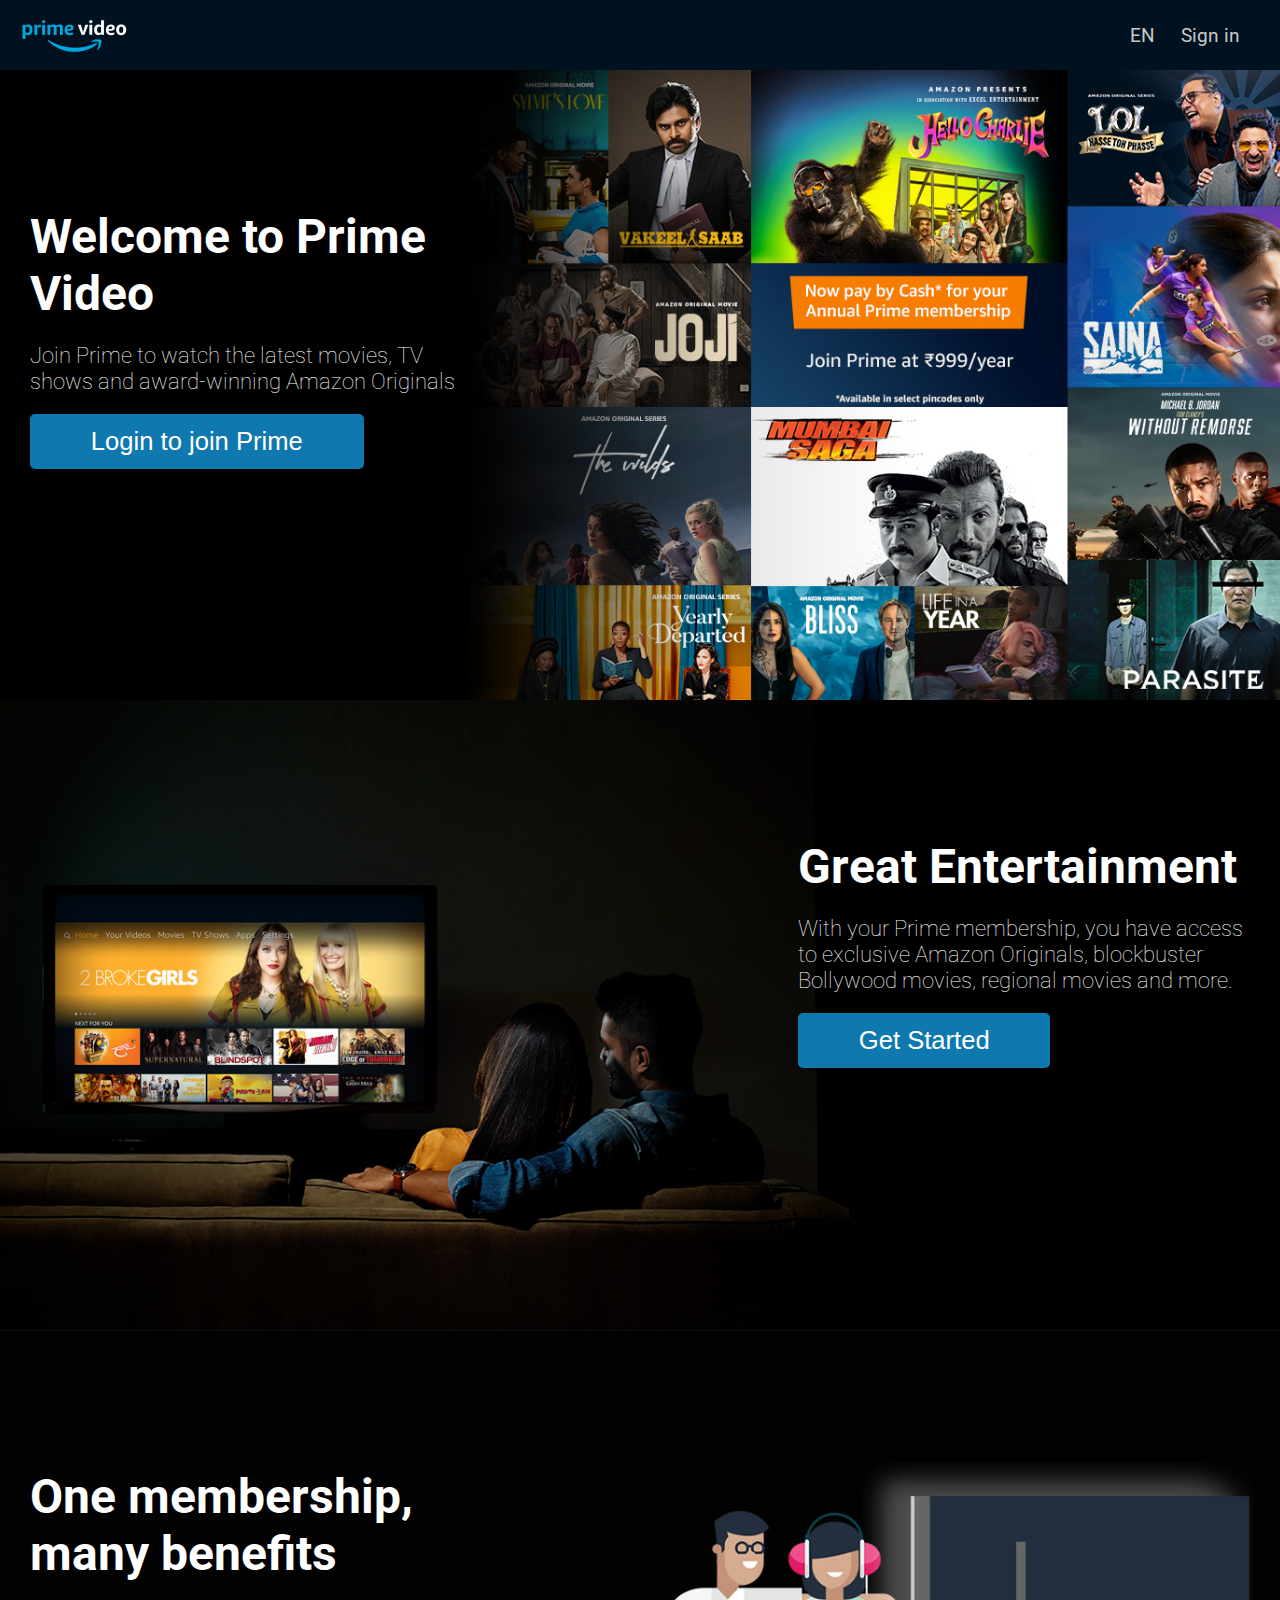
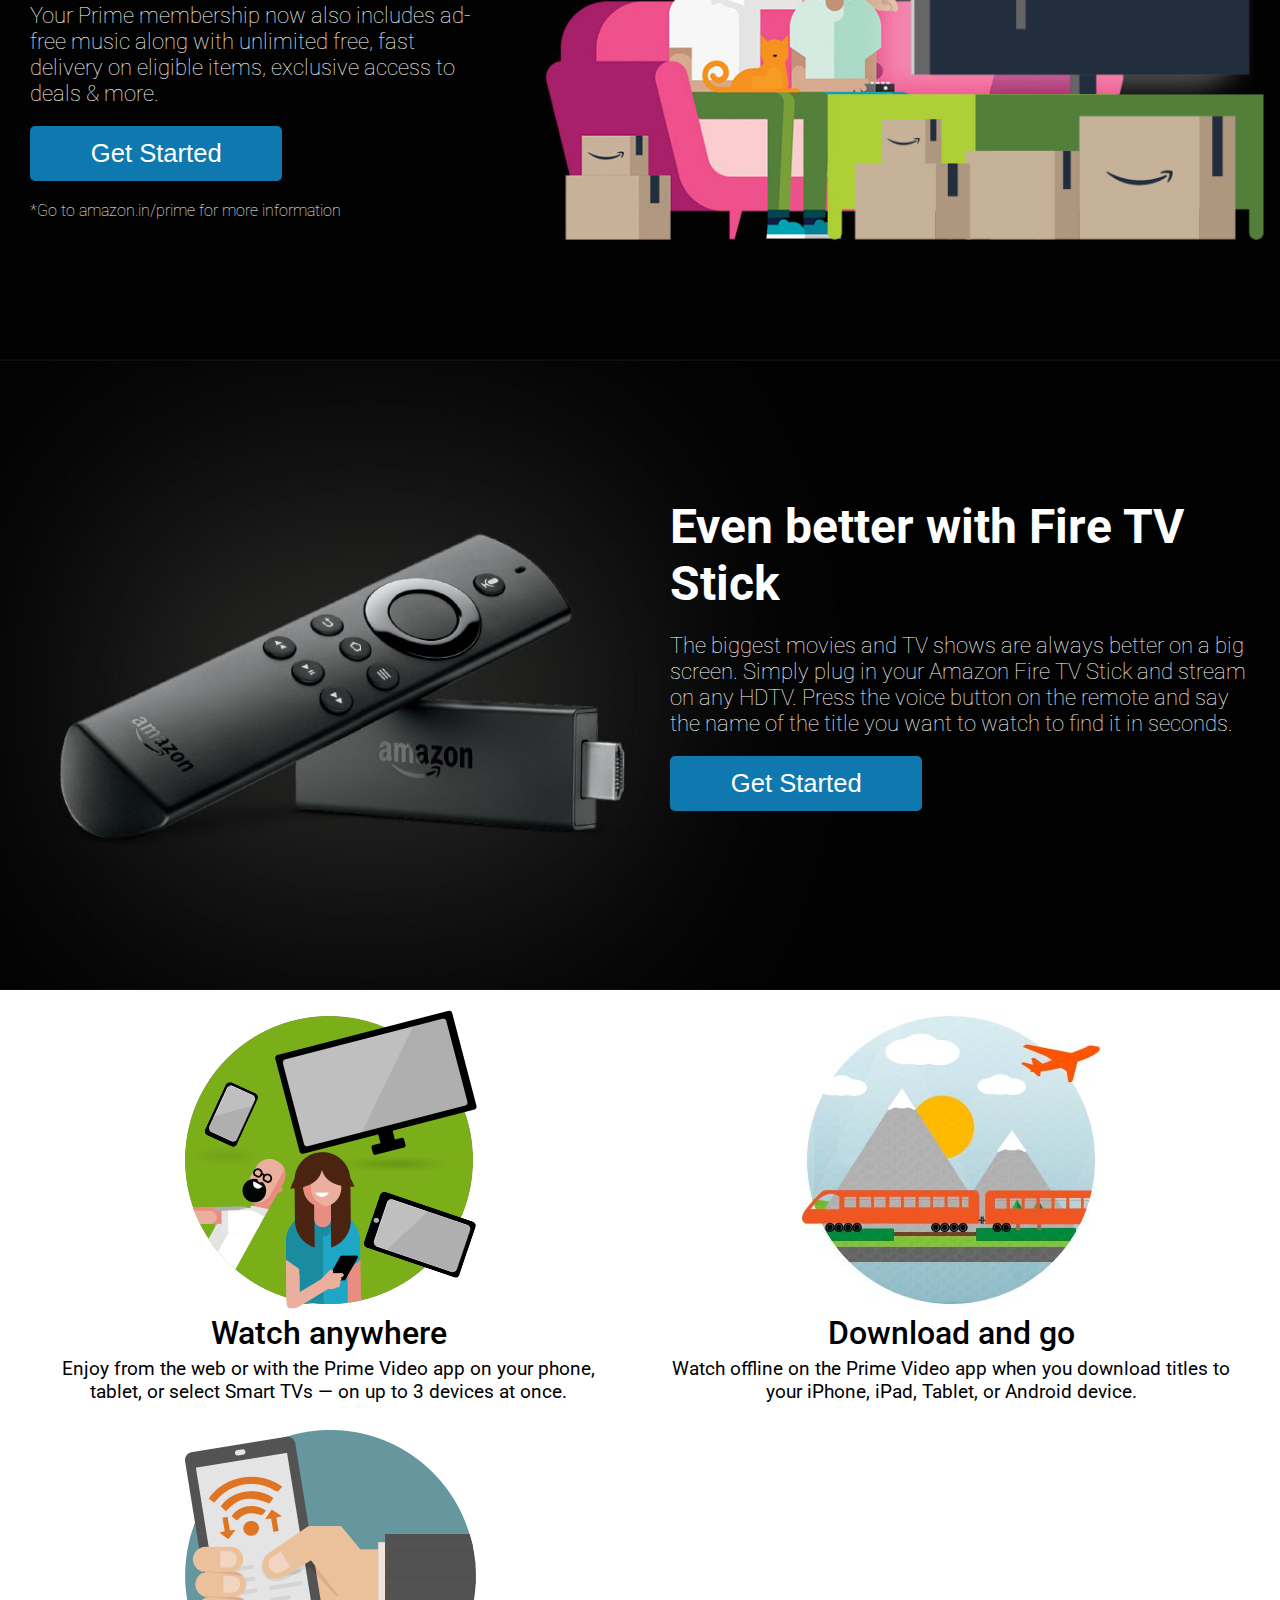
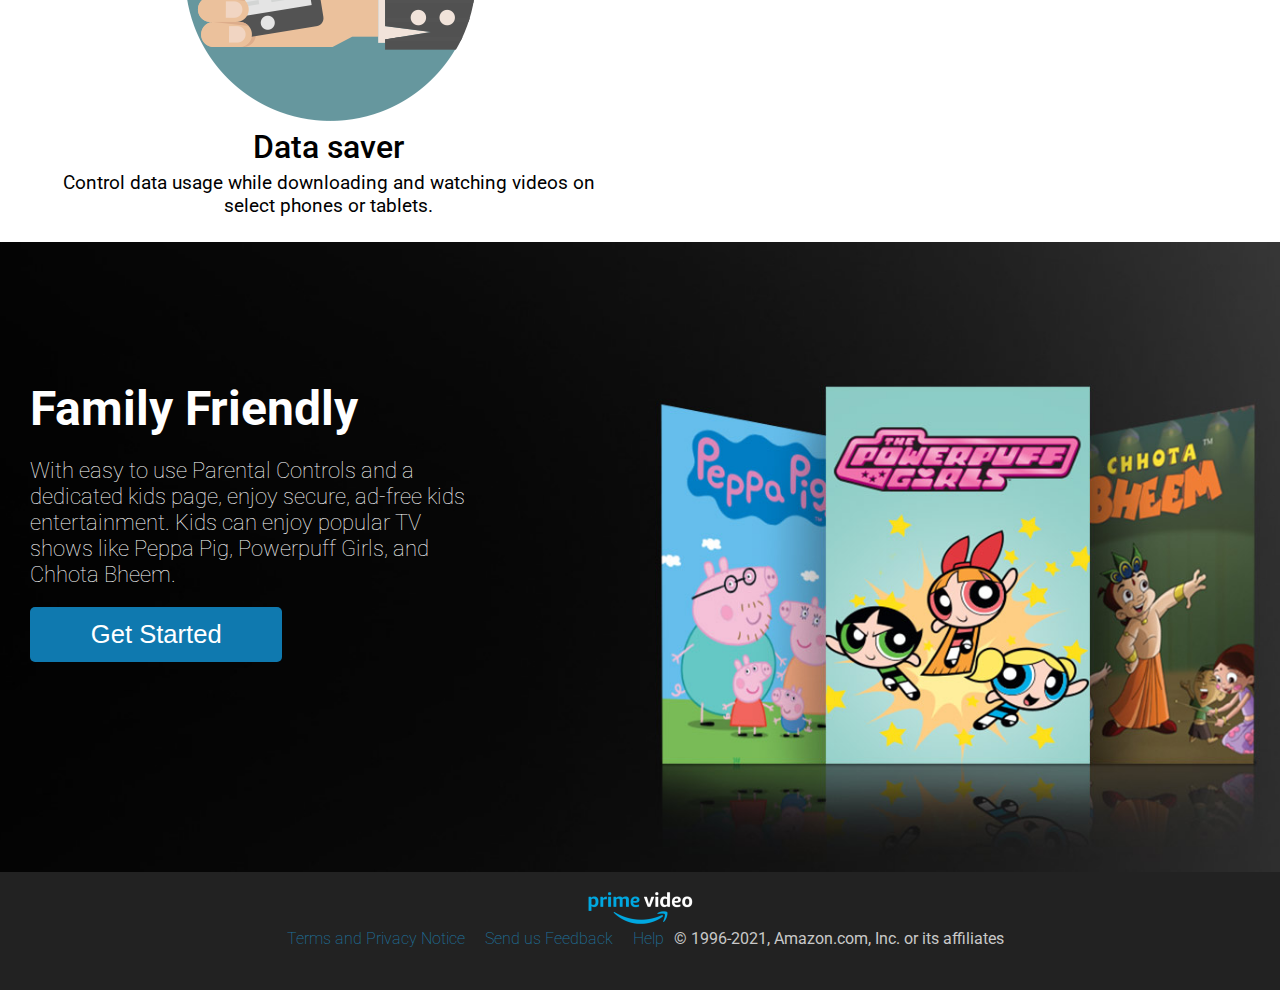
<file: amazonPrime-clone/index.html>
<!DOCTYPE html>
<html lang="en">
  <head>
    <meta charset="UTF-8" />
    <meta http-equiv="X-UA-Compatible" content="IE=edge" />
    <meta name="viewport" content="width=device-width, initial-scale=1.0" />
    <title>Welcome to prime video</title>
    <link rel="shortcut icon" href="images/icon.png" type="image/x-icon" />
    <link rel="stylesheet" href="style.css" />
    <link rel="stylesheet" href="phone.css" />
    <link
      rel="stylesheet"
      href="https://cdnjs.cloudflare.com/ajax/libs/font-awesome/5.15.3/css/all.min.css"
      integrity="sha512-iBBXm8fW90+nuLcSKlbmrPcLa0OT92xO1BIsZ+ywDWZCvqsWgccV3gFoRBv0z+8dLJgyAHIhR35VZc2oM/gI1w=="
      crossorigin="anonymous"
    />
    <link rel="preconnect" href="https://fonts.gstatic.com" />
    <link
      href="https://fonts.googleapis.com/css2?family=Roboto:wght@100;300;400&display=swap"
      rel="stylesheet"
    />
  </head>
  <body>
    <nav>
      <div class="logo">
        <img src="images/logo.png" alt="prime videos" />
      </div>
      <ul>
        <li>
          <a href="#"
            ><i class="fas fa-globe"></i>EN<i class="fas fa-caret-down"></i
          ></a>
        </li>
        <li><a href="#">Sign in</a></li>
      </ul>
    </nav>
    <section class="first-background">
      <div class="wrapper left-text">
        <h1>Welcome to Prime Video</h1>
        <p>
          Join Prime to watch the latest movies, TV shows and award-winning
          Amazon Originals
        </p>
        <button class="btn btn-blue">Login to join Prime</button>
      </div>
    </section>
    <section class="second-background">
      <div class="wrapper right-text">
        <h1>Great Entertainment</h1>
        <p>
          With your Prime membership, you have access to exclusive Amazon
          Originals, blockbuster Bollywood movies, regional movies and more.
        </p>
        <button class="btn btn-blue">Get Started</button>
      </div>
    </section>
    <section class="third-background">
      <div class="wrapper">
        <h1>One membership, many benefits</h1>
        <p>
          Your Prime membership now also includes ad-free music along with
          unlimited free, fast delivery on eligible items, exclusive access to
          deals & more.
        </p>
        <button class="btn btn-blue">Get Started</button>
        <p class= 'lead'>*Go to amazon.in/prime for more information</span>
      </div>
    </section>
    <section class="fourth-background">
    <div class="wrapper right-text">
      <h1>Even better with Fire TV Stick </h1>
      <p>The biggest movies and TV shows are always better on a big screen. Simply plug in your Amazon Fire TV Stick and stream on any HDTV. Press the voice button on the remote and say the name of the title you want to watch to find it in seconds.</p>
      <button class="btn btn-blue">Get Started</button>
    </div>
    </section>
    <section class="gallery">
      <div class="card">
        <img src="images/banner1.png" alt="">
        <h1>Watch anywhere</h1>
        <p>Enjoy from the web or with the Prime Video app on your phone, tablet, or select Smart TVs — on up to 3 devices at once.</p>
      </div>
      <div class="card">
        <img src="images/banner2.jpg" alt="">
        <h1>Download and go</h1>
        <p>Watch offline on the Prime Video app when you download titles to your iPhone, iPad, Tablet, or Android device.</p>
      </div>
      <div class="card">
        <img src="images/banner3.png" alt="">
        <h1>Data saver</h1>
        <p>Control data usage while downloading and watching videos on select phones or tablets.</p>
      </div>
    </section>
    <section class="fifth-background">
      <div class="wrapper">
        <h1>Family Friendly </h1>
        <p>With easy to use Parental Controls and a dedicated kids page, enjoy secure, ad-free kids entertainment. Kids can enjoy popular TV shows like Peppa Pig, Powerpuff Girls, and Chhota Bheem. </p>
        <button class="btn btn-blue">Get Started</button>
      </div>
    </section>
    <footer>
      <img src="images/logo.png" alt="">
      <div>
        <a href="#">Terms and Privacy Notice</a>
        <a href="#">Send us Feedback</a>
        <a href="#">Help</a>
        <p>© 1996-2021, Amazon.com, Inc. or its affiliates</p>
      </div>
    </footer>
  </body>
</html>
</file>
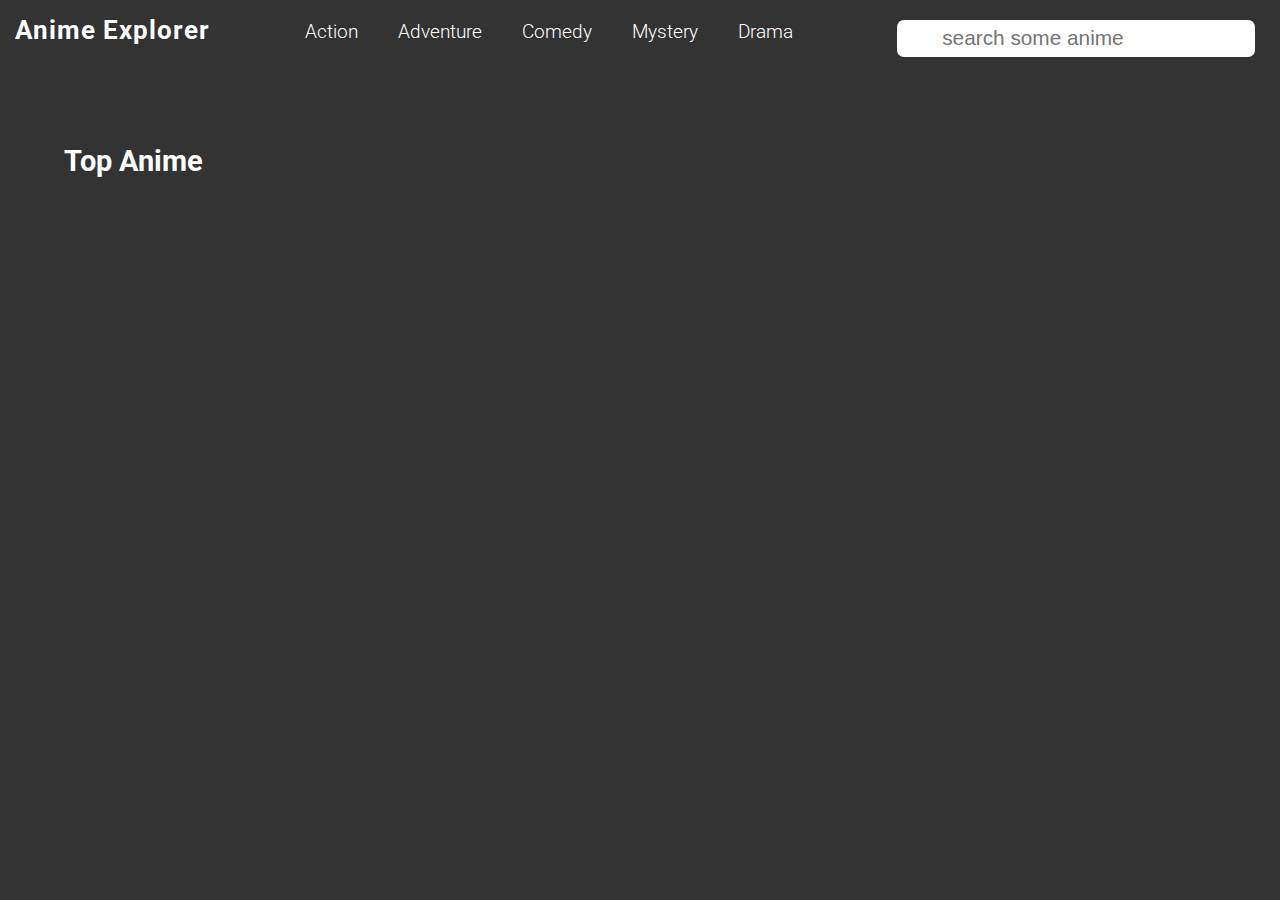
<file: Anime-app/index.html>
<!DOCTYPE html>
<html lang="en">
  <head>
    <meta charset="UTF-8" />
    <meta http-equiv="X-UA-Compatible" content="IE=edge" />
    <meta name="viewport" content="width=device-width, initial-scale=1.0" />
    <link rel="preconnect" href="https://fonts.gstatic.com" />
    <link
      href="https://fonts.googleapis.com/css2?family=Roboto:wght@100;300;400;500;700&display=swap"
      rel="stylesheet"
    />
    <link
      rel="stylesheet"
      href="https://cdnjs.cloudflare.com/ajax/libs/font-awesome/5.15.3/css/all.min.css"
      integrity="sha512-iBBXm8fW90+nuLcSKlbmrPcLa0OT92xO1BIsZ+ywDWZCvqsWgccV3gFoRBv0z+8dLJgyAHIhR35VZc2oM/gI1w=="
      crossorigin="anonymous"
    />
    <link rel="stylesheet" href="style.css" />
    <title>Anime App</title>
  </head>
  <body>
    <nav>
      <div class="logo">Anime Explorer</div>
      <ul class="nav_links">
        <li id="action">Action</li>
        <li id="adventure">Adventure</li>
        <li id="comedy">Comedy</li>
        <li id="mystery">Mystery</li>
        <li id="drama">Drama</li>
      </ul>
      <form id="form">
        <input
          type="text"
          placeholder="search some anime"
          id="searchInput"
          autocomplete="off"
        />
      </form>
      <i class="fas fa-bars" id="hamb"></i>
    </nav>
    <section>
      <h1>Top Anime</h1>
      <div class="cards"></div>
    </section>
    <script src="script.js"></script>
  </body>
</html>
</file>
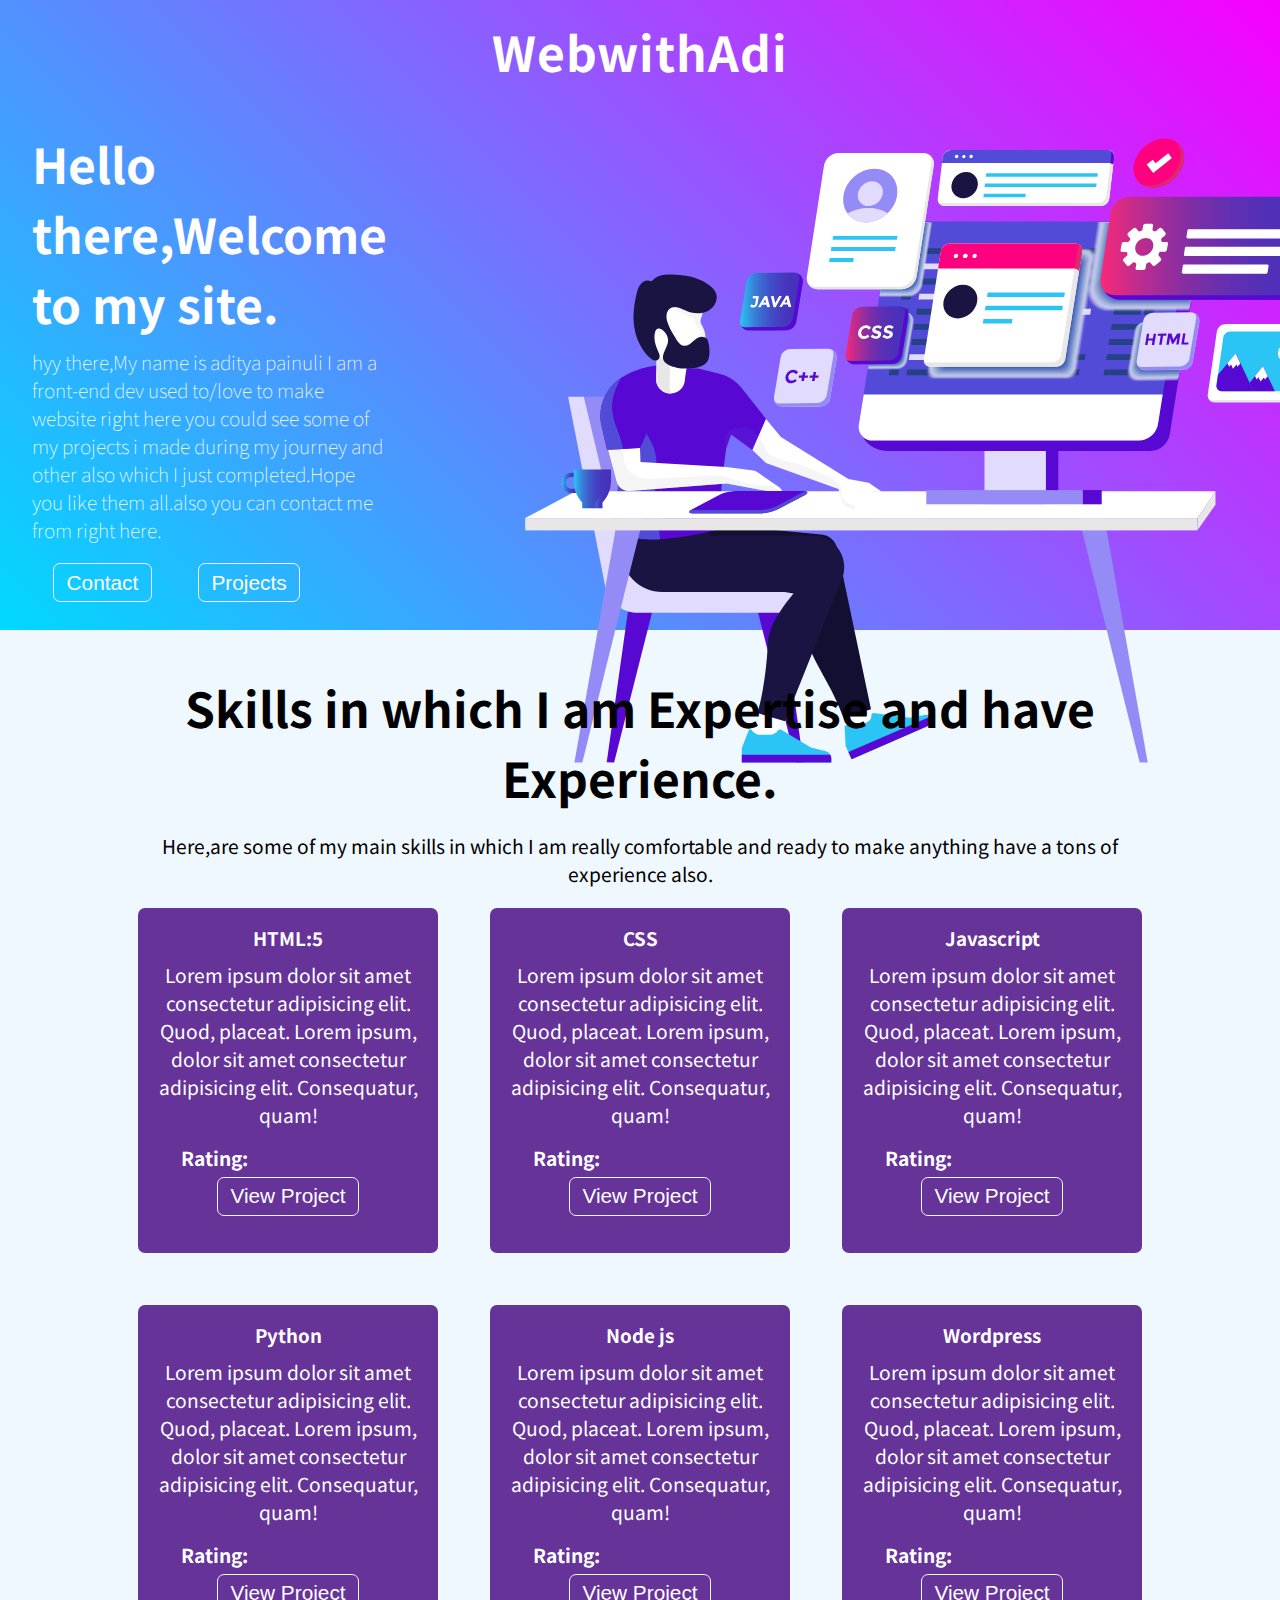
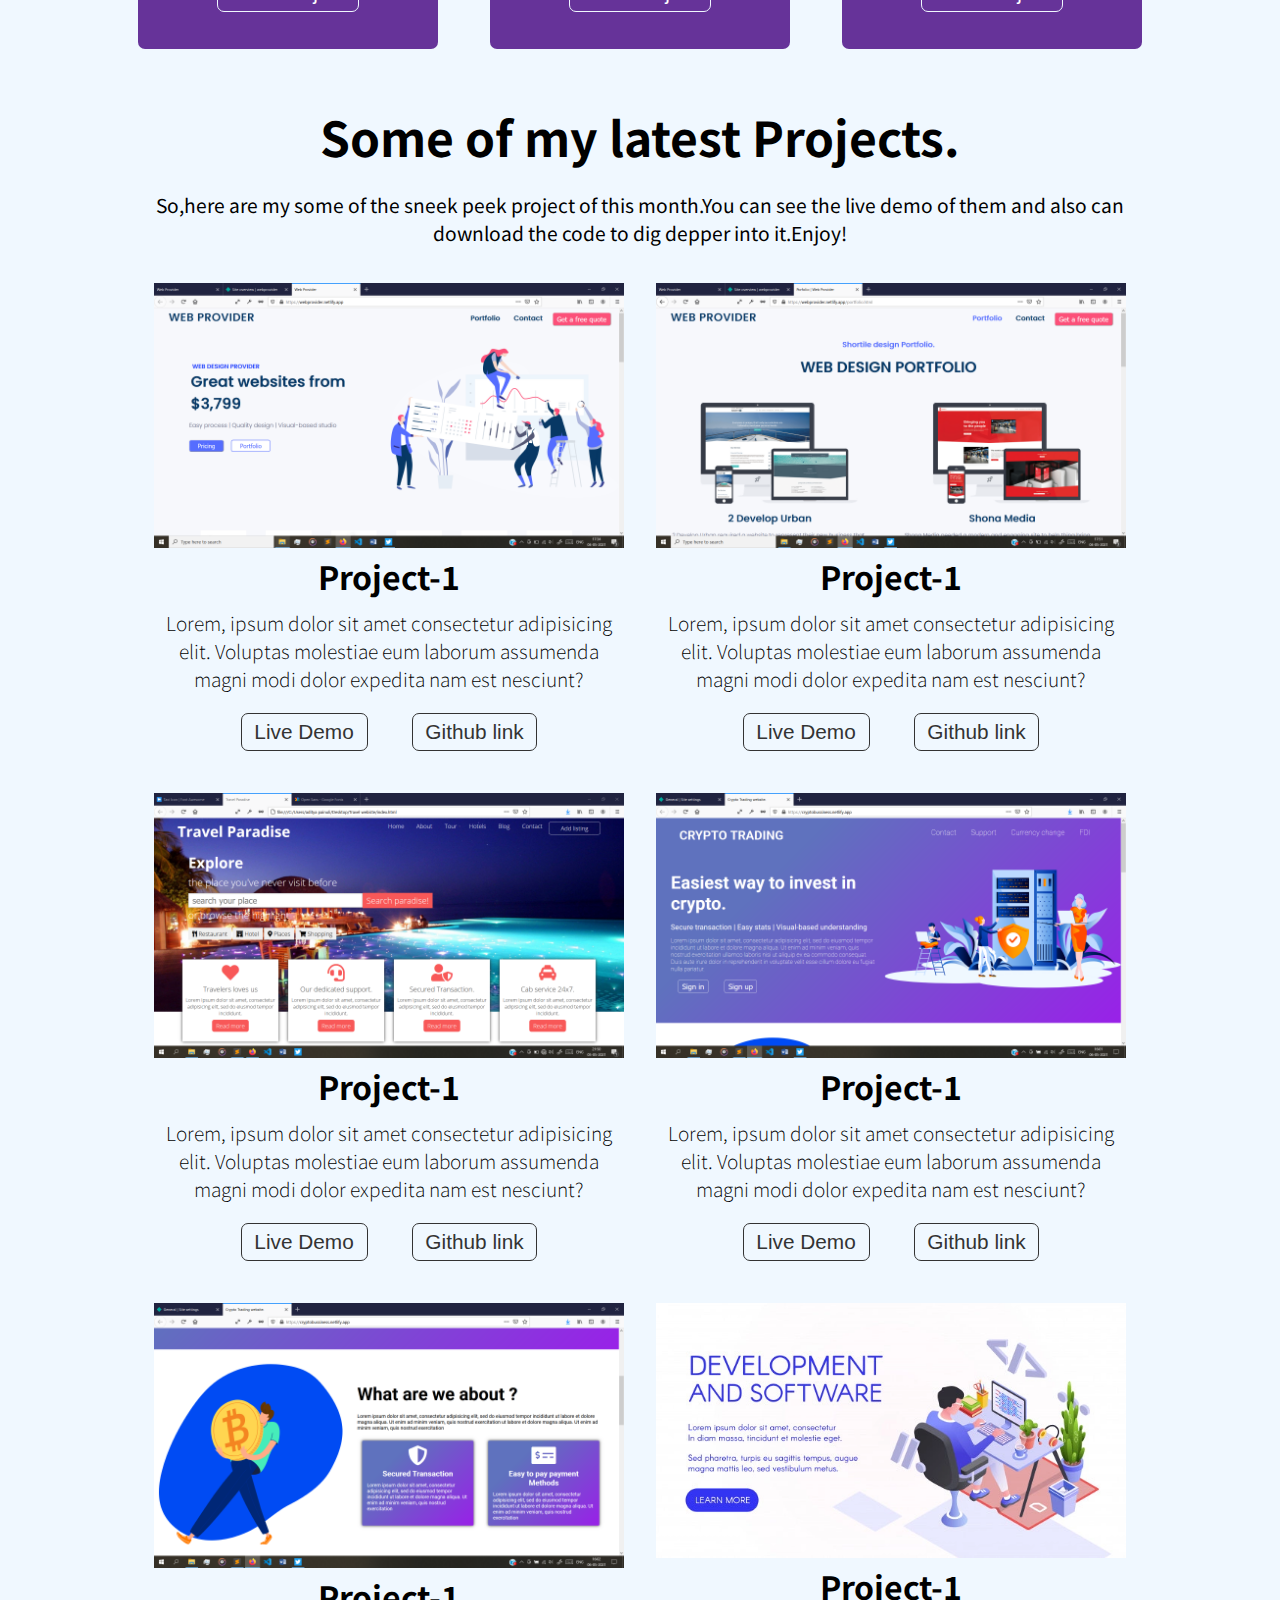
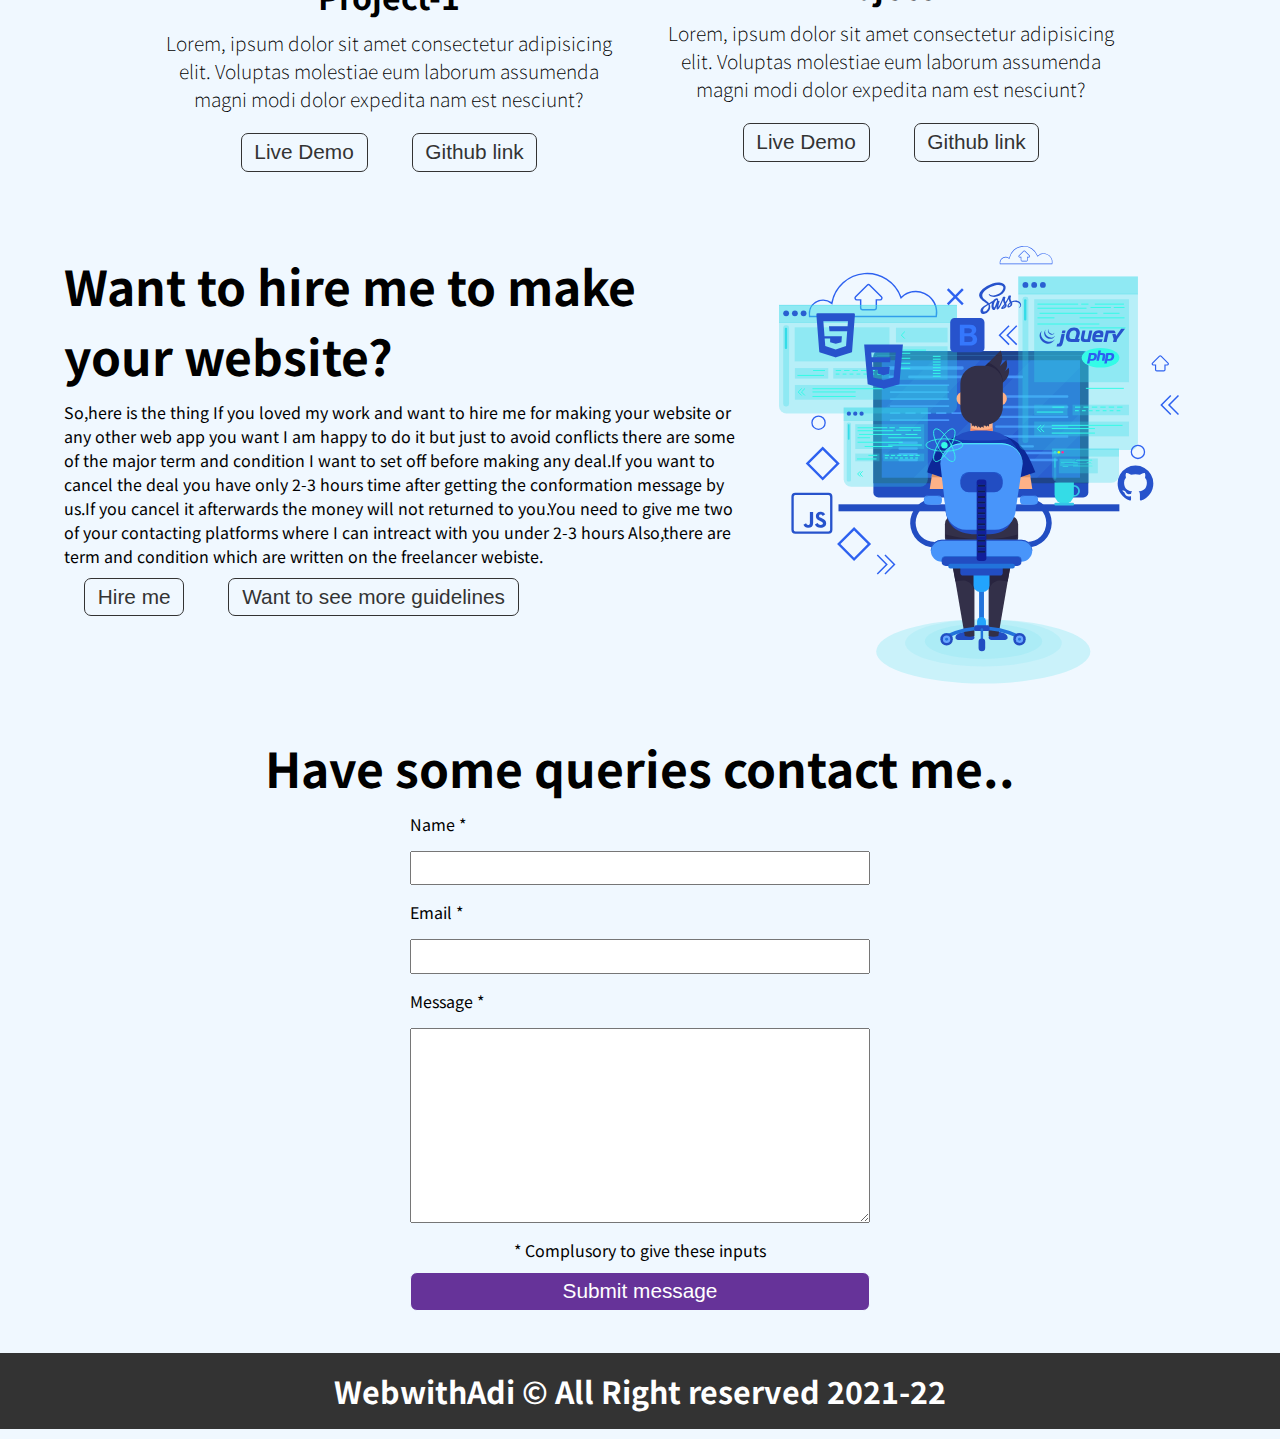
<file: Portfolio website/index.html>
<!DOCTYPE html>
<html lang="en">
  <head>
    <meta charset="UTF-8" />
    <meta http-equiv="X-UA-Compatible" content="IE=edge" />
    <meta name="viewport" content="width=device-width, initial-scale=1.0" />
    <link
      rel="stylesheet"
      href="https://cdnjs.cloudflare.com/ajax/libs/font-awesome/5.15.3/css/all.min.css"
      integrity="sha512-iBBXm8fW90+nuLcSKlbmrPcLa0OT92xO1BIsZ+ywDWZCvqsWgccV3gFoRBv0z+8dLJgyAHIhR35VZc2oM/gI1w=="
      crossorigin="anonymous"
    />
    <link rel="preconnect" href="https://fonts.gstatic.com">
<link href="https://fonts.googleapis.com/css2?family=Noto+Sans+JP:wght@100;500;700&display=swap" rel="stylesheet"> 
    <link rel="stylesheet" href="style.css" />
    <link rel="stylesheet" href="phone.css" />
    <title>Aditya Painuli | Portfolio</title>
  </head>
  <body>
    <header>
      <nav>
        <div class="logo">
          <h2>WebwithAdi</h2>
        </div>
      </nav>
      <div class="wrapper">
        <div class="wrapper_info">
          <h1 class="heading_primary">Hello there,Welcome to my site.</h1>
          <p class="lead">
            hyy there,My name is aditya painuli I am a front-end dev used
            to/love to make website right here you could see some of my projects
            i made during my journey and other also which I just completed.Hope
            you like them all.also you can contact me from right here.
          </p>
          <button class="btn"><a href="#contactme">Contact</a></button>
          <button class="btn"><a href="#myprojects">Projects</a></button>
        </div>
        <img src="images/g_feature-web-development-3.svg" alt="" />
      </div>
    </header>
    <section class="skillset">
      <h1 class="heading_primary">
        Skills in which I am Expertise and have Experience.
      </h1>
      <p>
        Here,are some of my main skills in which I am really comfortable and
        ready to make anything have a tons of experience also.
      </p>
      <div class="skillset-cards">
        <div class="skillset-card">
          <i class="fab fa-html5"></i>
          <h3 class="heading_secondary">HTML:5</h3>
          <p>
            Lorem ipsum dolor sit amet consectetur adipisicing elit. Quod,
            placeat. Lorem ipsum, dolor sit amet consectetur adipisicing elit.
            Consequatur, quam!
          </p>
          <div class="client-feedback">
            <span>Rating:</span>
            <i class="fas fa-star"></i>
            <i class="fas fa-star"></i>
            <i class="fas fa-star"></i>
            <i class="fas fa-star"></i>
            <i class="fas fa-star"></i>
          </div>
          <button class="btn"><a href="#">View Project</a></button>
        </div>
        <div class="skillset-card">
          <i class="fab fa-css3-alt"></i>
          <h3 class="heading_secondary">CSS</h3>
          <p>
            Lorem ipsum dolor sit amet consectetur adipisicing elit. Quod,
            placeat. Lorem ipsum, dolor sit amet consectetur adipisicing elit.
            Consequatur, quam!
          </p>
          <div class="client-feedback">
            <span>Rating:</span>
            <i class="fas fa-star"></i>
            <i class="fas fa-star"></i>
            <i class="fas fa-star"></i>
            <i class="fas fa-star"></i>
            <i class="fas fa-star-half"></i>
          </div>
          <button class="btn"><a href="#">View Project</a></button>
        </div>
        <div class="skillset-card">
          <i class="fab fa-js-square"></i>
          <h3 class="heading_secondary">Javascript</h3>
          <p>
            Lorem ipsum dolor sit amet consectetur adipisicing elit. Quod,
            placeat. Lorem ipsum, dolor sit amet consectetur adipisicing elit.
            Consequatur, quam!
          </p>
          <div class="client-feedback">
            <span>Rating:</span>
            <i class="fas fa-star"></i>
            <i class="fas fa-star"></i>
            <i class="fas fa-star"></i>
            <i class="fas fa-star-half"></i>
          </div>
          <button class="btn"><a href="#">View Project</a></button>
        </div>
        <div class="skillset-card">
          <i class="fab fa-python"></i>
          <h3 class="heading_secondary">Python</h3>
          <p>
            Lorem ipsum dolor sit amet consectetur adipisicing elit. Quod,
            placeat. Lorem ipsum, dolor sit amet consectetur adipisicing elit.
            Consequatur, quam!
          </p>
          <div class="client-feedback">
            <span>Rating:</span>
            <i class="fas fa-star"></i>
            <i class="fas fa-star"></i>
            <i class="fas fa-star"></i>
            <i class="fas fa-star"></i>
            <i class="fas fa-star-half"></i>
        </div>
        <button class="btn"><a href="#">View Project</a></button>
        </div>
        <div class="skillset-card">
          <i class="fab fa-node"></i>
          <h3 class="heading_secondary">Node js</h3>
          <p>
            Lorem ipsum dolor sit amet consectetur adipisicing elit. Quod,
            placeat. Lorem ipsum, dolor sit amet consectetur adipisicing elit.
            Consequatur, quam!
          </p>
          <div class="client-feedback">
            <span>Rating:</span>
            <i class="fas fa-star"></i>
            <i class="fas fa-star"></i>
            <i class="fas fa-star"></i>
            <i class="fas fa-star"></i>
            <i class="fas fa-star-half"></i>
        </div>
        <button class="btn"><a href="#">View Project</a></button>
        </div>
        <div class="skillset-card">
          <i class="fab fa-wordpress"></i>
          <h3 class="heading_secondary">Wordpress</h3>
          <p>
            Lorem ipsum dolor sit amet consectetur adipisicing elit. Quod,
            placeat. Lorem ipsum, dolor sit amet consectetur adipisicing elit.
            Consequatur, quam!
          </p>
          <div class="client-feedback">
            <span>Rating:</span>
            <i class="fas fa-star"></i>
            <i class="fas fa-star"></i>
            <i class="fas fa-star"></i>
            <i class="fas fa-star-half"></i>
        </div>
        <button class="btn"><a href="#">View Project</a></button>
      </div>
    </section>
    <section class="latest-projects" id="myprojects">
      <h1 class="heading_primary">Some of my latest Projects.</h1>
      <p>So,here are my some of the sneek peek project of this month.You can see the live demo of them and also can download the code to dig depper into it.Enjoy!</p>
      <div class = "projects">
        <div class = "project-card">
          <img src="images/Screenshot (20).png" alt="">
          <div class = "info">
            <h1>Project-1</h1>
            <p>Lorem, ipsum dolor sit amet consectetur adipisicing elit. Voluptas molestiae eum laborum assumenda magni modi dolor expedita nam est nesciunt?</p>
            <button class="btn btn-primary"><a href="#">Live Demo</a></button>
            <button class="btn btn-primary"><a href="#">Github link</a></button>
          </div>
        </div>
        <div class = "project-card">
          <img src="images/Screenshot (32).png" alt="">
          <div class = "info">
            <h1>Project-1</h1>
            <p>Lorem, ipsum dolor sit amet consectetur adipisicing elit. Voluptas molestiae eum laborum assumenda magni modi dolor expedita nam est nesciunt?</p>
            <button class="btn btn-primary"><a href="#">Live Demo</a></button>
            <button class="btn btn-primary"><a href="#">Github link</a></button>
          </div>
        </div>
        <div class = "project-card">
          <img src="images/Screenshot (36).png" alt="">
          <div class = "info">
            <h1>Project-1</h1>
            <p>Lorem, ipsum dolor sit amet consectetur adipisicing elit. Voluptas molestiae eum laborum assumenda magni modi dolor expedita nam est nesciunt?</p>
            <button class="btn btn-primary"><a href="#">Live Demo</a></button>
            <button class="btn btn-primary"><a href="#">Github link</a></button>
          </div>
        </div>
        <div class = "project-card">
          <img src="images/Screenshot (41).png" alt="">
          <div class = "info">
            <h1>Project-1</h1>
            <p>Lorem, ipsum dolor sit amet consectetur adipisicing elit. Voluptas molestiae eum laborum assumenda magni modi dolor expedita nam est nesciunt?</p>
            <button class="btn btn-primary"><a href="#">Live Demo</a></button>
            <button class="btn btn-primary"><a href="#">Github link</a></button>
          </div>
        </div>
        <div class = "project-card">
          <img src="images/Screenshot (42).png" alt="">
          <div class = "info">
            <h1>Project-1</h1>
            <p>Lorem, ipsum dolor sit amet consectetur adipisicing elit. Voluptas molestiae eum laborum assumenda magni modi dolor expedita nam est nesciunt?</p>
            <button class="btn btn-primary"><a href="#">Live Demo</a></button>
            <button class="btn btn-primary"><a href="#">Github link</a></button>
          </div>
        </div>
        <div class = "project-card">
          <img src="images/software-development-illustration-of-web-developer-or-programmer-at-computer_33099-440.webp" alt="">
          <div class = "info">
            <h1>Project-1</h1>
            <p>Lorem, ipsum dolor sit amet consectetur adipisicing elit. Voluptas molestiae eum laborum assumenda magni modi dolor expedita nam est nesciunt?</p>
            <button class="btn btn-primary"><a href="#">Live Demo</a></button>
            <button class="btn btn-primary"><a href="#">Github link</a></button>
          </div>
        </div>
      </div>
    </section>
    <section class = "hire-me">
      <div class = "hire-wrapper">
        <h1 class="heading_primary">Want to hire me to make your website?</h1>
        <p>So,here is the thing If you loved my work and want to hire me for making your website or any other web app you want I am happy to do it but just to avoid conflicts there are some of the major term and condition I want to set off before making any deal.If you want to cancel the deal you have only 2-3 hours time after getting the conformation message by us.If you cancel it afterwards the money will not returned to you.You need to give me two of your contacting platforms where I can intreact with you under 2-3 hours Also,there are term and condition which are written on the freelancer webiste.</p>
        <button class="btn btn-primary"><a href = "https://www.fiverr.com/adityapainuli?public_mode=true">Hire me</a></button>
        <button class="btn btn-primary"><a href="https://www.fiverr.com/terms_of_service?source=footer">Want to see more guidelines</a></button>
      </div>
      <img src="images/web-developer-master-tn.svg" alt="">
    </section>
    <section class="contact" id="contactme">
      <h1 class="heading_primary">Have some queries contact me..</h1>
      <form name="contact" method="POST" data-netlify="true">
        <label>Name *</label>
        <input type="text" name="name" required>
        <label>Email *</label>
        <input type="email" name="email" required>
        <label>Message *</label>
        <textarea name="message" cols="30" rows="10" required></textarea>
        <p>* Complusory to give these inputs</p>
        <button type="submit" class="btn btn-secondary">Submit message</button>
      </form>
    </section>
    <footer>
     <h3>WebwithAdi &copy; All Right reserved 2021-22</h3>
      <ul class="social-links">
        <li><a href="https://twitter.com/aditya_painuli"><i class="fab fa-twitter"></i></a></li>
        <li><a href="https://www.youtube.com/channel/UCGpSYMDlnZmk56vcWw2xvvw"><i class="fab fa-youtube"></i></a></li>
        <li><a href="https://www.instagram.com/aditya_painuli.12/"><i class="fab fa-instagram"></i></a></li>
      </ul>
    </footer>
  </body>
</html>
</file>
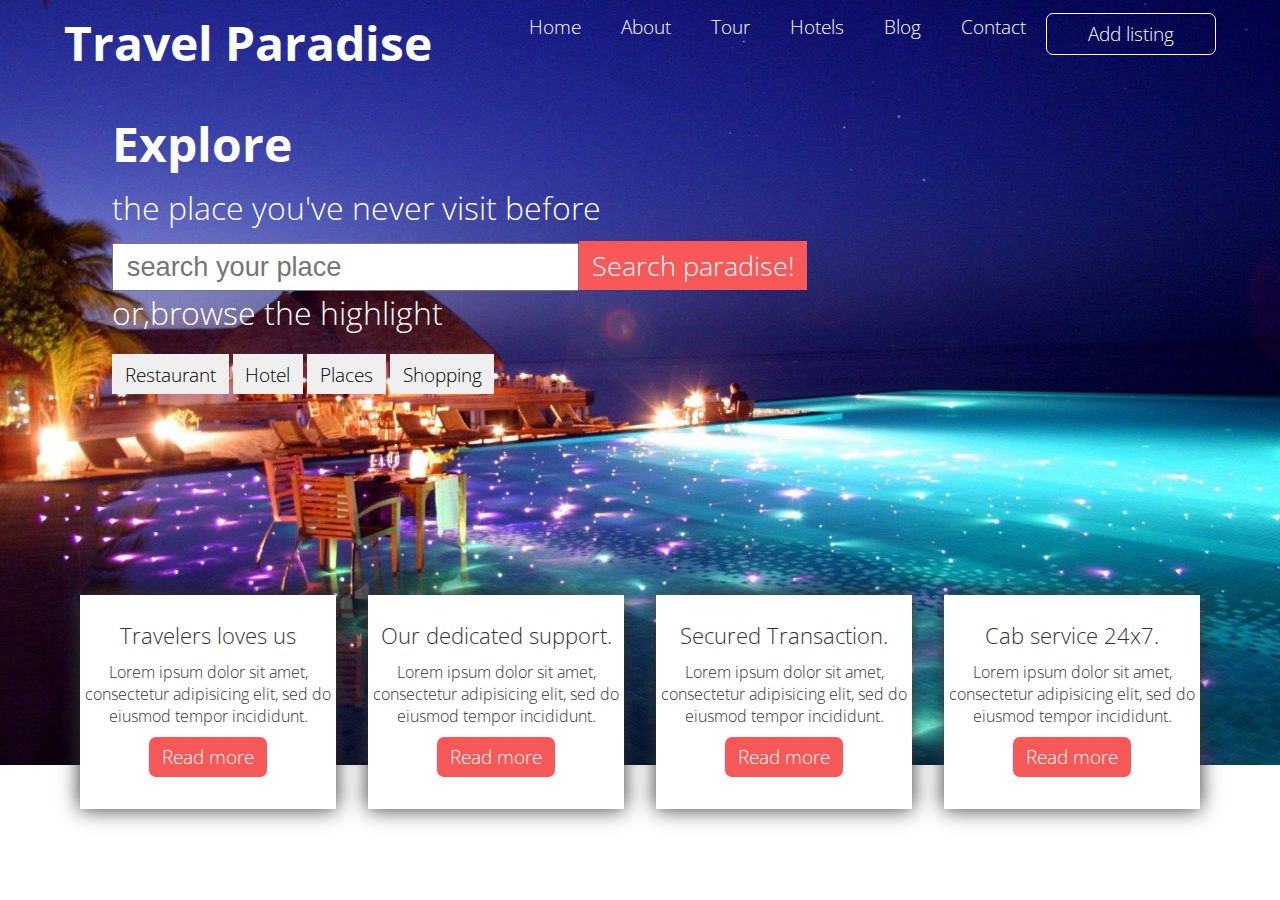
<file: Travel webiste/index.html>
<!DOCTYPE html>
<html>
<head>
	<title>Travel Paradise</title>
	<link rel="stylesheet" type="text/css" href="style.css">
	<link rel="stylesheet" href="https://cdnjs.cloudflare.com/ajax/libs/font-awesome/5.15.3/css/all.min.css" integrity="sha512-iBBXm8fW90+nuLcSKlbmrPcLa0OT92xO1BIsZ+ywDWZCvqsWgccV3gFoRBv0z+8dLJgyAHIhR35VZc2oM/gI1w==" crossorigin="anonymous" />
</head>
<body>
	<header>
		<nav>
			<div class="logo">
				<h1 class="heading">Travel Paradise</h1>
			</div>
			<ul class="nav-links">
				<li><a href="#">Home</a></li>
				<li><a href="#">About</a></li>
				<li><a href="#">Tour</a></li>
				<li><a href="#">Hotels</a></li>
				<li><a href="#">Blog</a></li>
				<li><a href="#">Contact</a></li>
				<button class = "btn btn-transparent"><a href="#">Add listing</a></button>
			</ul>
		</nav>
		<div class = "wrapper">
			<h1 class="heading">Explore</h1>
			<h2 class="secondary-heading">the Place you've never visit before</h2>
			<input type = 'search' placeholder="search your place" /><button class = "btn btn-primary">Search paradise!</button>
			<h2 class="secondary-heading">or,browse the highlight</h2>
			<div class = 'options'>
				<button class = "btn btn-white"><i class="fas fa-utensils"></i> Restaurant</button>
				<button class="btn btn-white"><i class="fas fa-hotel"></i> Hotel</button>
				<button class="btn btn-white"><i class="fas fa-map-marker-alt"></i> Places</button>
				<button class = "btn btn-white"><i class="fas fa-shopping-cart"></i> Shopping</button>
			</div>
		</div>
	</header>
	<section>
		<div class="card">
			<i class="far fa-heart"></i>
			<h2 class="heading">Travelers loves us</h2>
			<p class="lead">Lorem ipsum dolor sit amet, consectetur adipisicing elit, sed do eiusmod
			tempor incididunt.</p>
			<button class="btn btn-secondary">Read more</button>
		</div>
		<div class="card">
			<i class="fas fa-headset"></i>
			<h2 class="heading">Our dedicated support.</h2>
			<p class="lead">Lorem ipsum dolor sit amet, consectetur adipisicing elit, sed do eiusmod
			tempor incididunt.</p>
			<button class="btn btn-secondary">Read more</button>
		</div>
		<div class = "card">
			<i class="fas fa-user-shield"></i>
			<h2 class="heading">Secured Transaction.</h2>
			<p class="lead">Lorem ipsum dolor sit amet, consectetur adipisicing elit, sed do eiusmod
			tempor incididunt.</p>
			<button class="btn btn-secondary">Read more</button>
		</div>
		<div class = "card">
			<i class="fas fa-taxi"></i>
			<h2 class="heading">Cab service 24x7.</h2>
			<p class="lead">Lorem ipsum dolor sit amet, consectetur adipisicing elit, sed do eiusmod
			tempor incididunt.</p>
			<button class="btn btn-secondary">Read more</button>
		</div>
	</section>
</body>
</html>
</file>
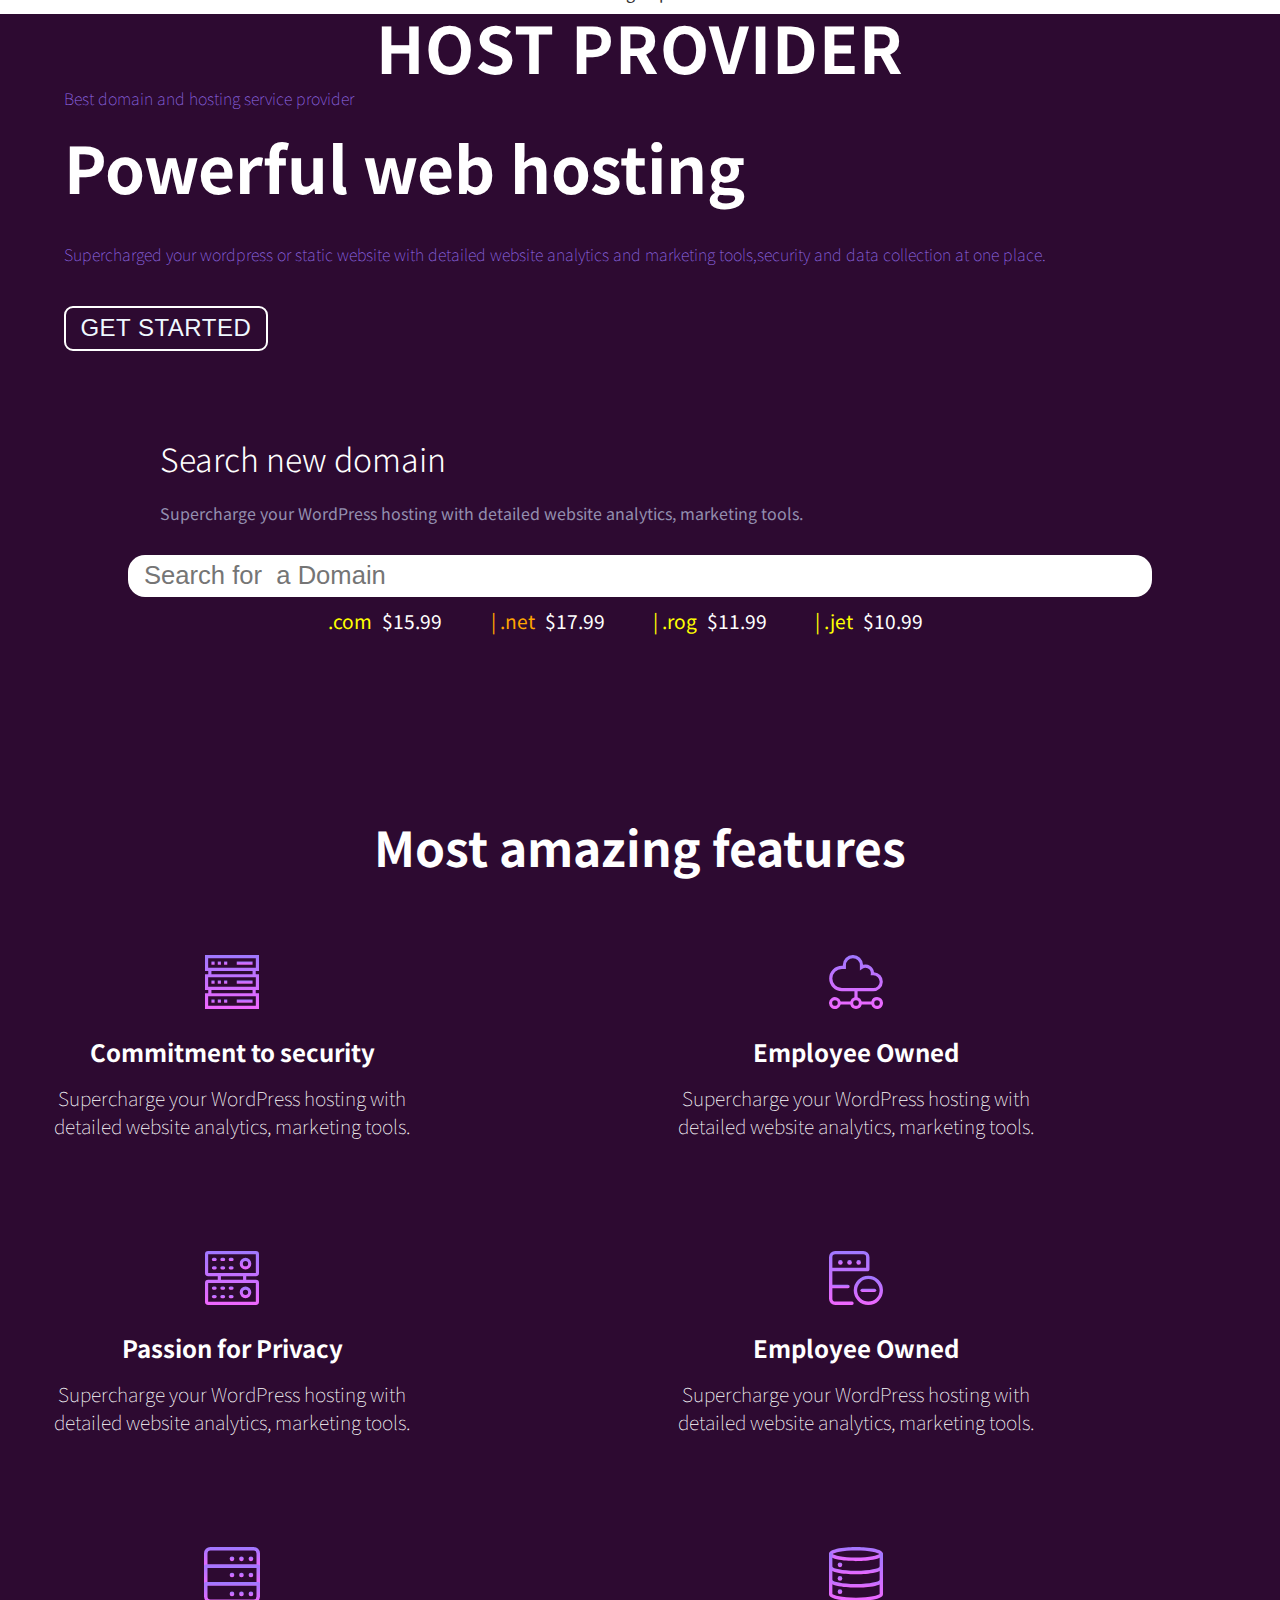
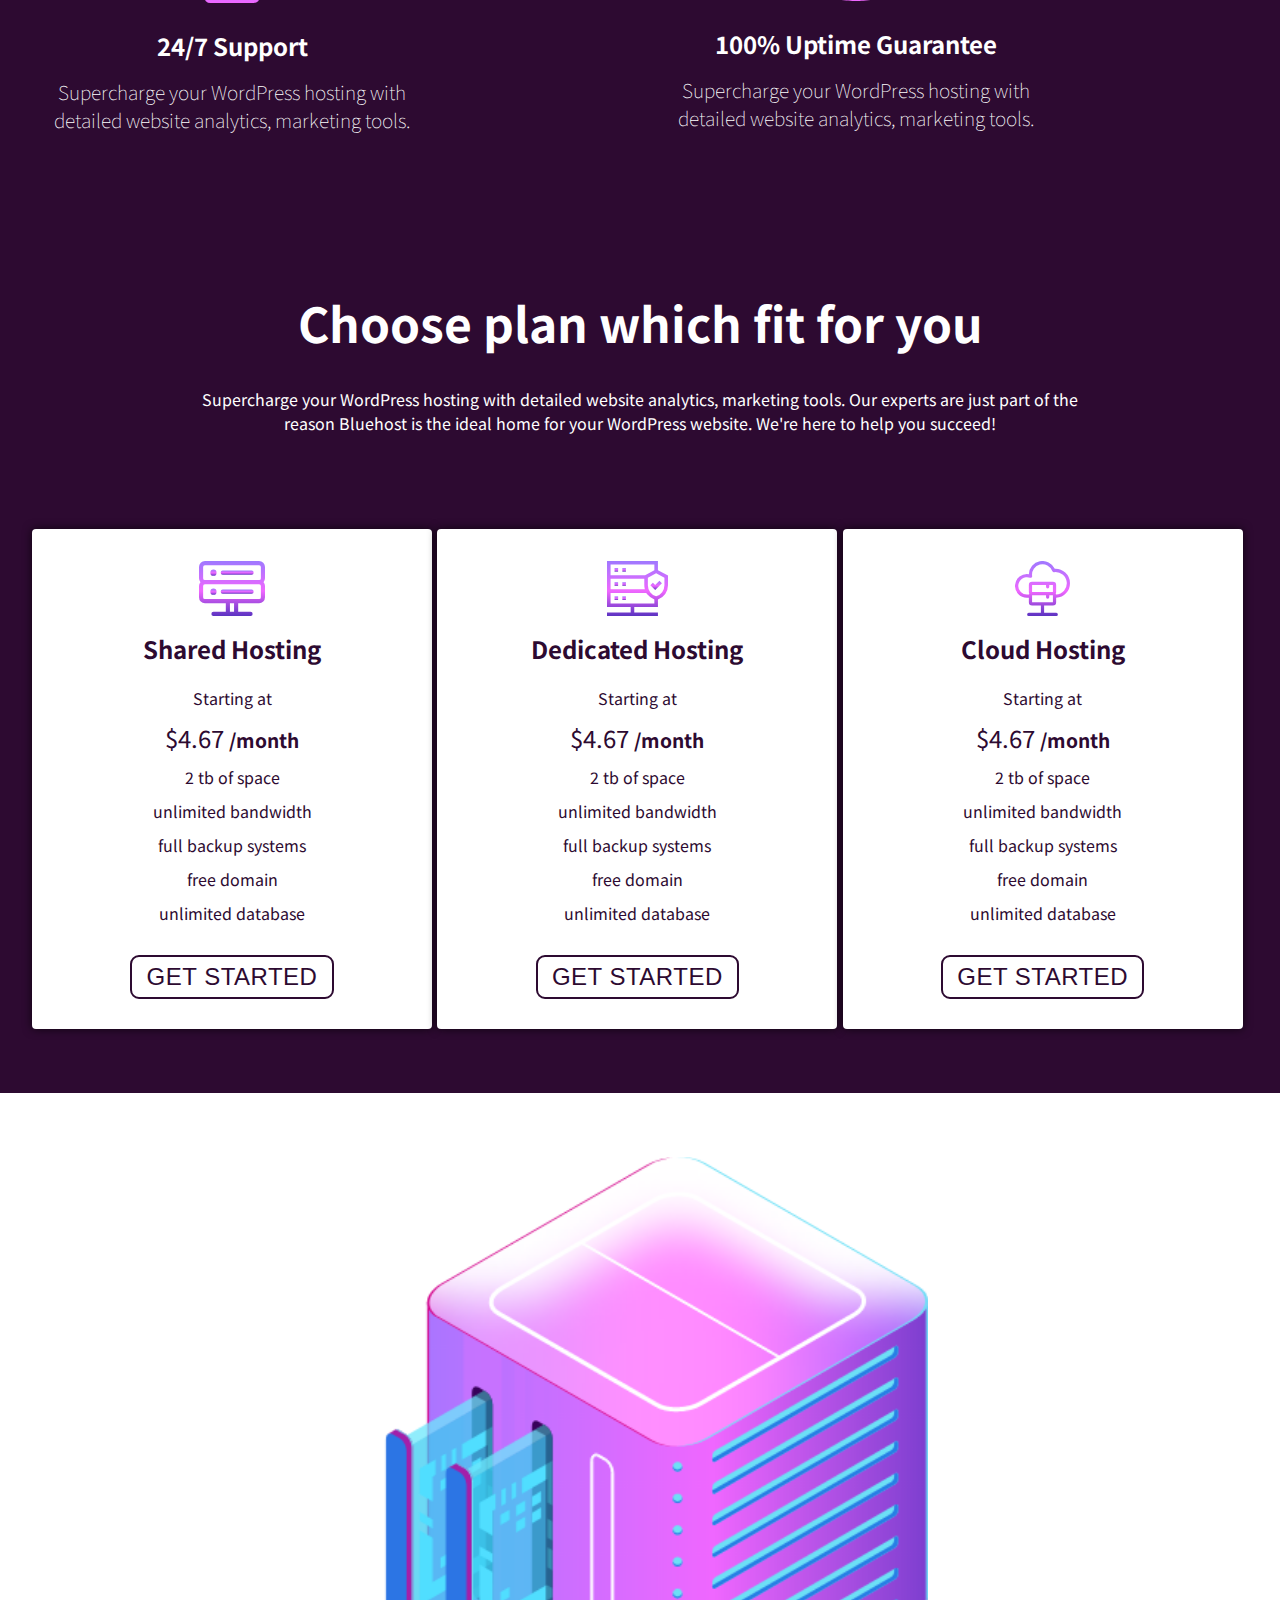
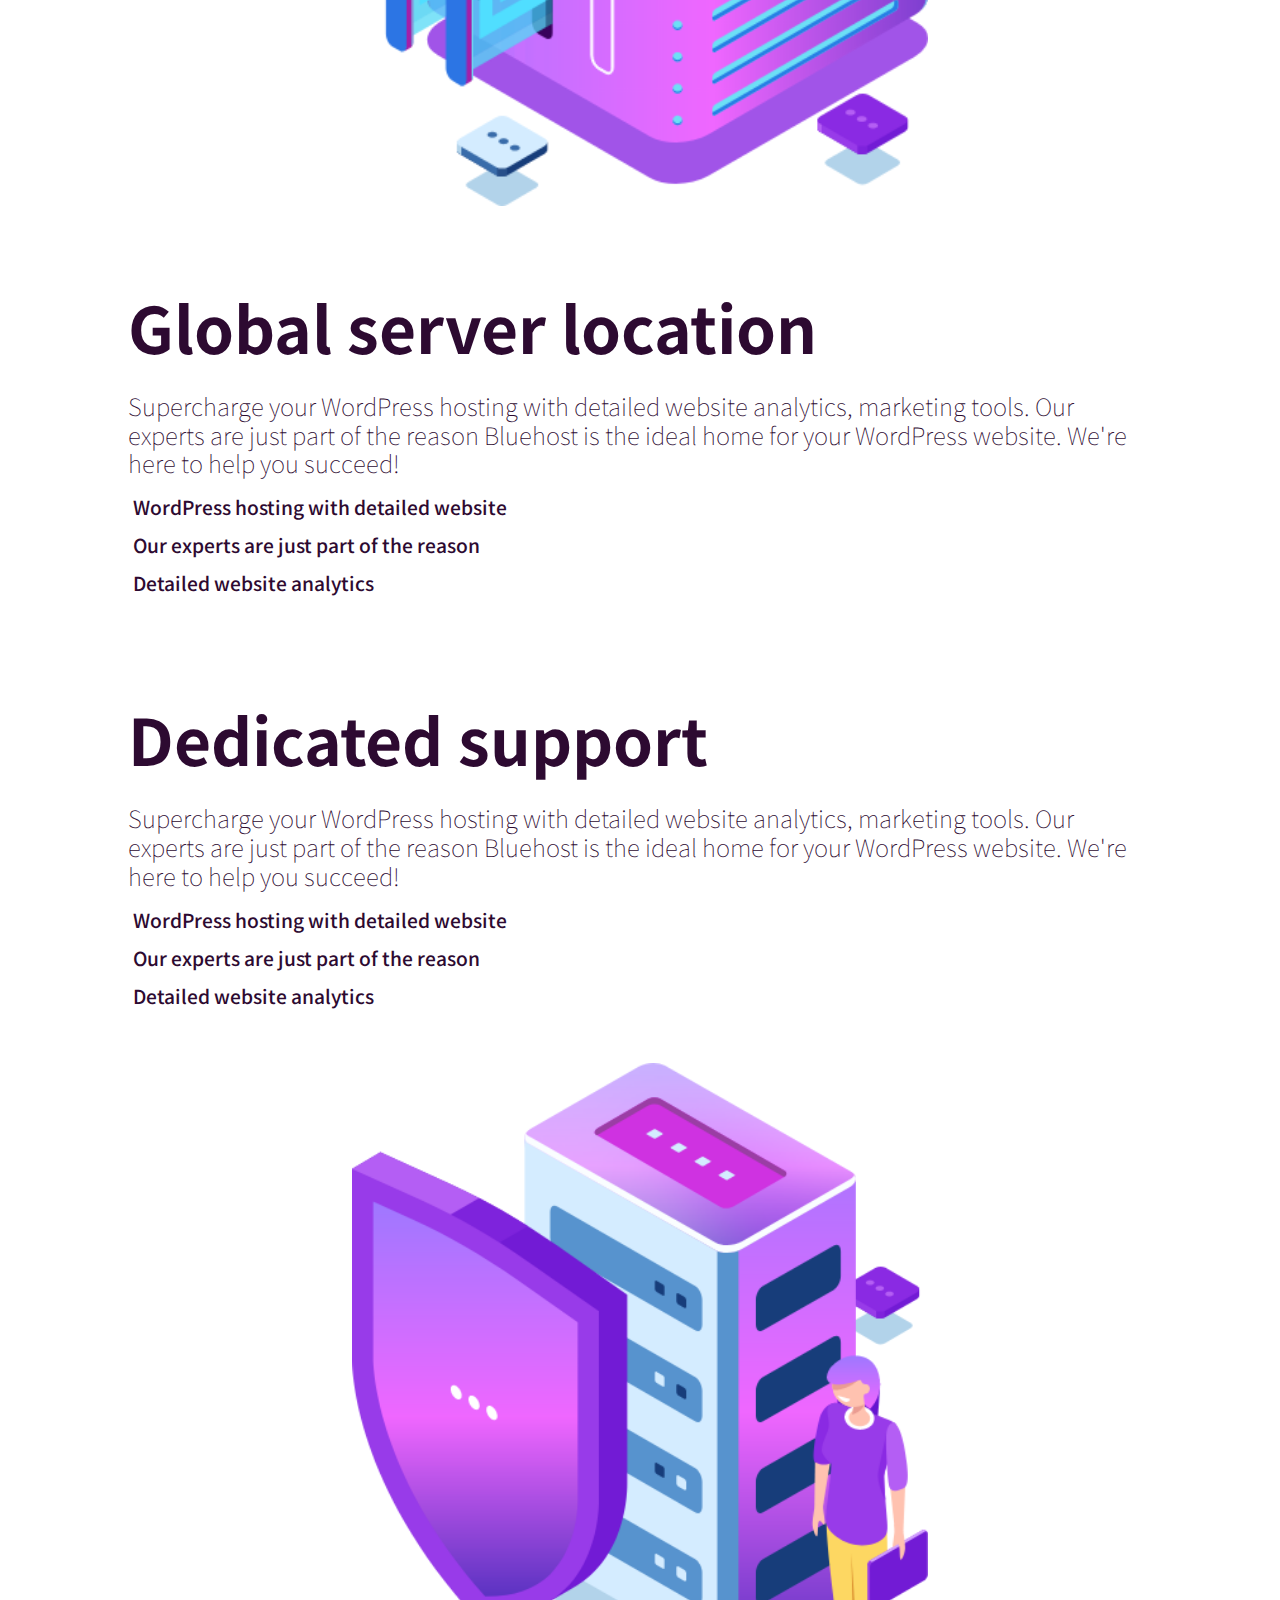
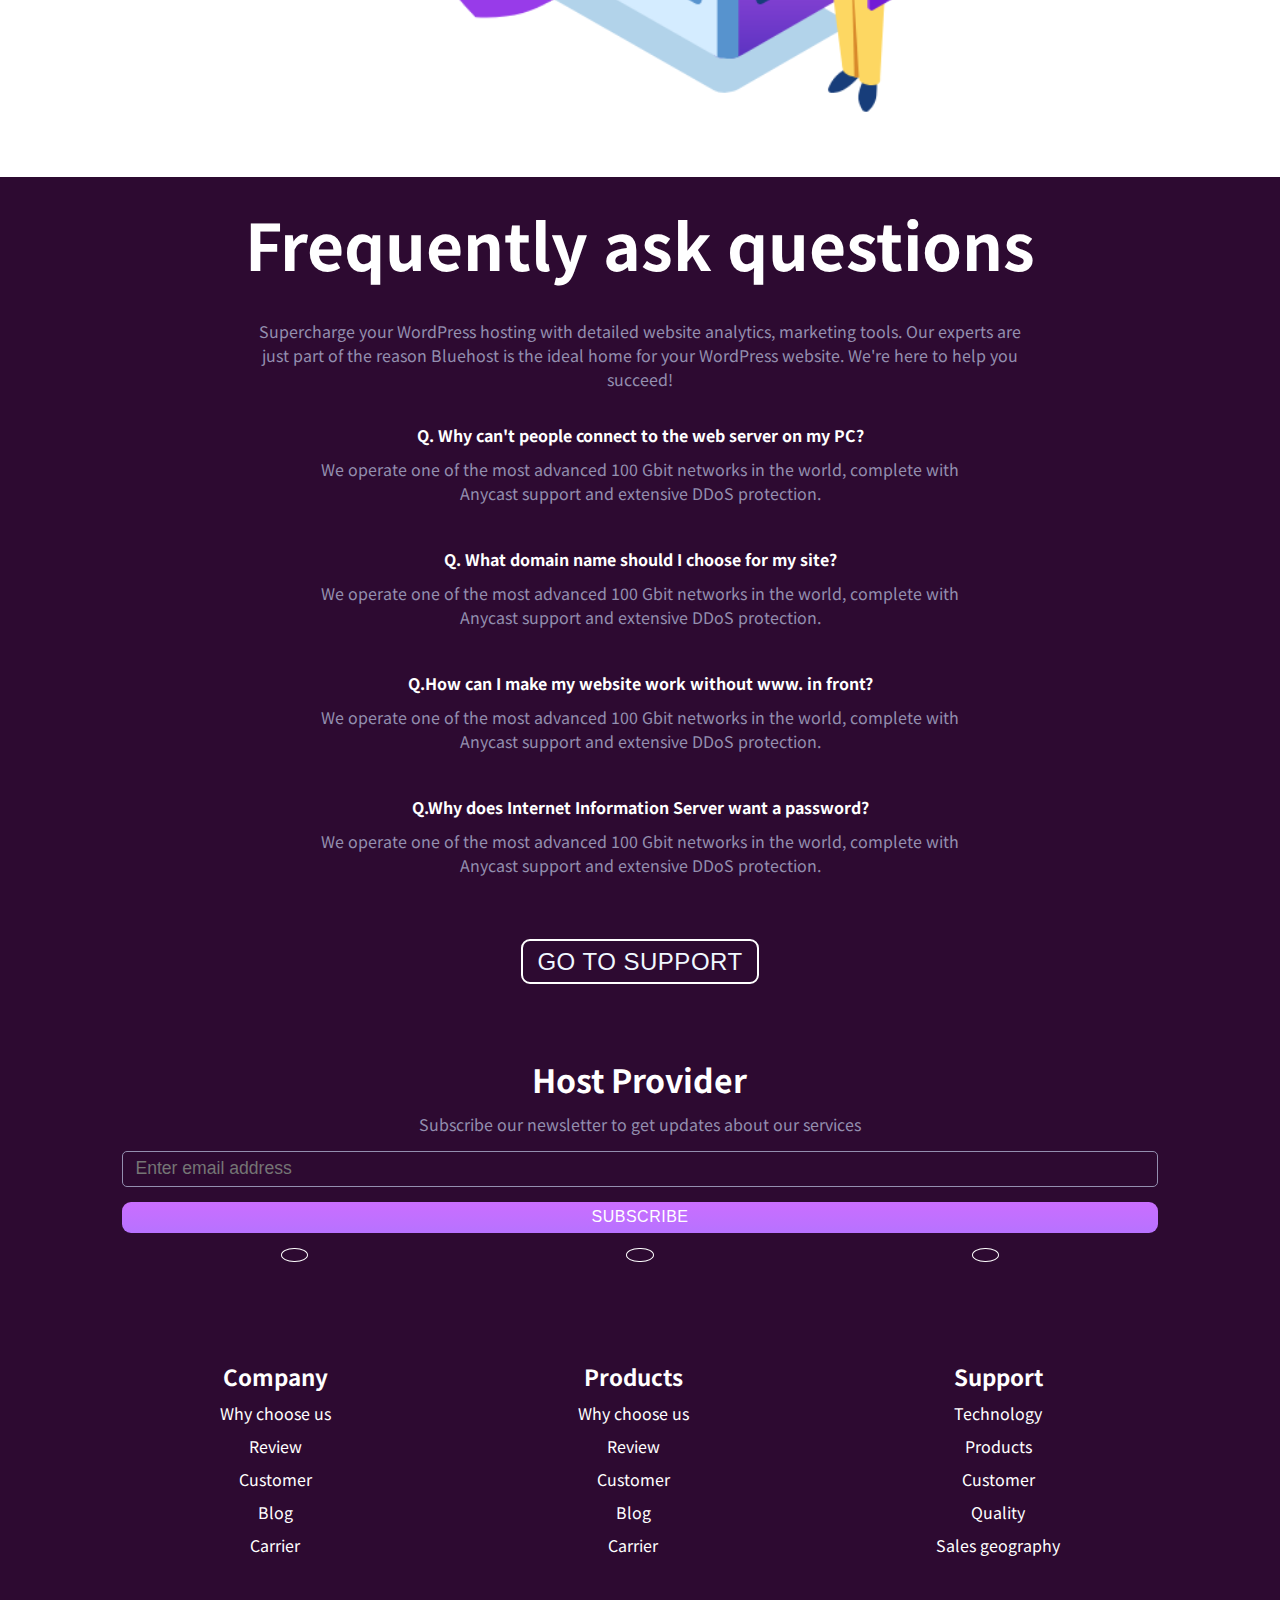
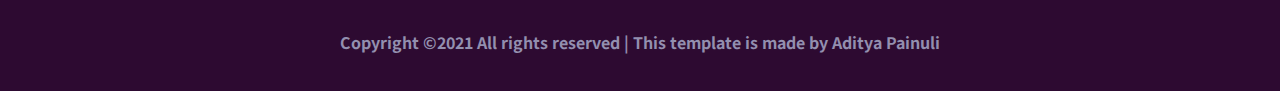
<file: web hosting/index.html>
<!DOCTYPE html>
<html lang="en">
  <head>
    <meta charset="UTF-8" />
    <meta http-equiv="X-UA-Compatible" content="IE=edge" />
    <meta name="viewport" content="width=device-width, initial-scale=1.0" />
    <title>Hosting Provider|Worldwide hosting</title>
    <link rel="stylesheet" href="style.css" />
    <link rel="stylesheet" href="phone.css" />
    <link rel="preconnect" href="https://fonts.gstatic.com" />
    <link
      href="https://fonts.googleapis.com/css2?family=Noto+Sans+JP:wght@100;300;400;500;700&display=swap"
      rel="stylesheet"
    />
    <link
      rel="stylesheet"
      href="https://cdnjs.cloudflare.com/ajax/libs/font-awesome/5.15.3/css/all.min.css"
      integrity="sha512-iBBXm8fW90+nuLcSKlbmrPcLa0OT92xO1BIsZ+ywDWZCvqsWgccV3gFoRBv0z+8dLJgyAHIhR35VZc2oM/gI1w=="
      crossorigin="anonymous"
    />
  </head>
  <body>
    <header>
      <nav>
        <div class="logo">
          <h1>Host Provider</h1>
        </div>
        <ul class="nav_links">
          <li><a href="#">Home</a></li>
          <li><a href="#">Packages</a></li>
          <li><a href="#">Help</a></li>
          <li><a href="#">Blog</a></li>
          <li><a href="#">Contact</a></li>
          <button class="btn btn-transparent">Sign in</button>
          <li><a href="#">Sign up</a></li>
        </ul>
        <i class="fas fa-bars" id="hamburger"></i>
      </nav>
      <div class="wrapper">
        <img src="images/top-left-shape.png" alt="" class="top-left-shape" />
        <div class="info_wrapper">
          <p>Best domain and hosting service provider</p>
          <h1 class="heading_primary">Powerful web hosting</h1>
          <p class="lead">
            Supercharged your wordpress or static website with detailed website
            analytics and marketing tools,security and data collection at one
            place.
          </p>
          <button class="btn btn-transparent">Get Started</button>
        </div>
        <img src="images/hero_right.png" alt="" />
      </div>
      <div class="search-section">
        <div class="search-info">
          <h2 class="heading_secondary">Search new domain</h2>
          <p class="lead">
            Supercharge your WordPress hosting with detailed website analytics,
            marketing tools.
          </p>
        </div>
        <div class="search-area">
          <input type="text" placeholder="Search for  a Domain" />
          <div class="info">
            <span>.com </span>
            <p class="small-text">$15.99</p>
            <span>| .net </span>
            <p class="small-text">$17.99</p>
            <span>| .rog </span>
            <p class="small-text">$11.99</p>
            <span>| .jet </span>
            <p class="small-text">$10.99</p>
          </div>
        </div>
      </div>
      <div class="amazing-gallery">
        <h1>Most amazing features</h1>
        <div class="gallery">
          <div class="amazing-card">
            <img src="images/services1.svg" alt="" />
            <div class="amazing-info">
              <h1>Commitment to security</h1>
              <p>
                Supercharge your WordPress hosting with detailed website
                analytics, marketing tools.
              </p>
            </div>
          </div>
          <div class="amazing-card">
            <img src="images/services2.svg" alt="" />
            <div class="amazing-info">
              <h1>Employee Owned</h1>
              <p>
                Supercharge your WordPress hosting with detailed website
                analytics, marketing tools.
              </p>
            </div>
          </div>
          <div class="amazing-card">
            <img src="images/services3.svg" alt="" />
            <div class="amazing-info">
              <h1>Passion for Privacy</h1>
              <p>
                Supercharge your WordPress hosting with detailed website
                analytics, marketing tools.
              </p>
            </div>
          </div>
          <div class="amazing-card">
            <img src="images/services4.svg" alt="" />
            <div class="amazing-info">
              <h1>Employee Owned</h1>
              <p>
                Supercharge your WordPress hosting with detailed website
                analytics, marketing tools.
              </p>
            </div>
          </div>
          <div class="amazing-card">
            <img src="images/services5.svg" alt="" />
            <div class="amazing-info">
              <h1>24/7 Support</h1>
              <p>
                Supercharge your WordPress hosting with detailed website
                analytics, marketing tools.
              </p>
            </div>
          </div>
          <div class="amazing-card">
            <img src="images/services6.svg" alt="" />
            <div class="amazing-info">
              <h1>100% Uptime Guarantee</h1>
              <p>
                Supercharge your WordPress hosting with detailed website
                analytics, marketing tools.
              </p>
            </div>
          </div>
        </div>
      </div>
      <div class="plans">
        <h1>Choose plan which fit for you</h1>
        <p>
          Supercharge your WordPress hosting with detailed website analytics,
          marketing tools. Our experts are just part of the reason Bluehost is
          the ideal home for your WordPress website. We're here to help you
          succeed!
        </p>
        <div class="plan-cards">
          <div class="plan-card">
            <img src="images/price1.svg" alt="" />
            <div class="plan-info">
              <h1>Shared Hosting</h1>
              <p>Starting at</p>
              <span>$4.67 <strong>/month</strong></span>
            </div>
            <div class="feature-card">
              <p>2 tb of space</p>
              <p>unlimited bandwidth</p>
              <p>full backup systems</p>
              <p>free domain</p>
              <p>unlimited database</p>
              <button class="btn btn-transparent">Get Started</button>
            </div>
          </div>
          <div class="plan-card">
            <img src="images/price2.svg" alt="" />
            <div class="plan-info">
              <h1>Dedicated Hosting</h1>
              <p>Starting at</p>
              <span>$4.67 <strong>/month</strong></span>
            </div>
            <div class="feature-card">
              <p>2 tb of space</p>
              <p>unlimited bandwidth</p>
              <p>full backup systems</p>
              <p>free domain</p>
              <p>unlimited database</p>
              <button class="btn btn-transparent">Get Started</button>
            </div>
          </div>
          <div class="plan-card">
            <img src="images/price3.svg" alt="" />
            <div class="plan-info">
              <h1>Cloud Hosting</h1>
              <p>Starting at</p>
              <span>$4.67 <strong>/month</strong></span>
            </div>
            <div class="feature-card">
              <p>2 tb of space</p>
              <p>unlimited bandwidth</p>
              <p>full backup systems</p>
              <p>free domain</p>
              <p>unlimited database</p>
              <button class="btn btn-transparent">Get Started</button>
            </div>
          </div>
        </div>
      </div>
    </header>
    <section class="container">
      <img src="images/about1.png" alt="" />
      <div class="about_info">
        <h1>Global server location</h1>
        <p>
          Supercharge your WordPress hosting with detailed website analytics,
          marketing tools. Our experts are just part of the reason Bluehost is
          the ideal home for your WordPress website. We're here to help you
          succeed!
        </p>
        <ul>
          <li>WordPress hosting with detailed website</li>
          <li>Our experts are just part of the reason</li>
          <li>Detailed website analytics</li>
        </ul>
      </div>
    </section>
    <section class="container">
      <div class="about_info">
        <h1>Dedicated support</h1>
        <p>
          Supercharge your WordPress hosting with detailed website analytics,
          marketing tools. Our experts are just part of the reason Bluehost is
          the ideal home for your WordPress website. We're here to help you
          succeed!
        </p>
        <ul>
          <li>WordPress hosting with detailed website</li>
          <li>Our experts are just part of the reason</li>
          <li>Detailed website analytics</li>
        </ul>
      </div>
      <img src="images/about2.png" alt="" />
    </section>
    <header class="second">
      <h1>Frequently ask questions</h1>
      <p>
        Supercharge your WordPress hosting with detailed website analytics,
        marketing tools. Our experts are just part of the reason Bluehost is the
        ideal home for your WordPress website. We're here to help you succeed!
      </p>
      <div class="faqs">
        <div class="faq">
          <h4>Q. Why can't people connect to the web server on my PC?</h4>
          <p>
            We operate one of the most advanced 100 Gbit networks in the world,
            complete with Anycast support and extensive DDoS protection.
          </p>
        </div>
        <div class="faq">
          <h4>Q. What domain name should I choose for my site?</h4>
          <p>
            We operate one of the most advanced 100 Gbit networks in the world,
            complete with Anycast support and extensive DDoS protection.
          </p>
        </div>
        <div class="faq">
          <h4>Q.How can I make my website work without www. in front?</h4>
          <p>
            We operate one of the most advanced 100 Gbit networks in the world,
            complete with Anycast support and extensive DDoS protection.
          </p>
        </div>
        <div class="faq">
          <h4>Q.Why does Internet Information Server want a password?</h4>
          <p>
            We operate one of the most advanced 100 Gbit networks in the world,
            complete with Anycast support and extensive DDoS protection.
          </p>
        </div>
      </div>
      <button class="btn btn-transparent">Go to Support</button>
    </header>
    <footer>
      <div class="footer_primary">
        <div class="footer_form">
          <h1>Host Provider</h1>
          <p>Subscribe our newsletter to get updates about our services</p>
          <input
            type="email"
            name="myemail"
            id="email"
            placeholder="Enter email address"
          />
          <button class="btn btn-footer">Subscribe</button>
          <ul>
            <li>
              <a href="#"><i class="fab fa-twitter"></i></a>
            </li>
            <li>
              <a href="#"><i class="fab fa-facebook"></i></a>
            </li>
            <li>
              <a href="#"><i class="fab fa-pinterest"></i></a>
            </li>
          </ul>
        </div>
        <div class="footer_real">
          <ul>
            <li class="footer_heading">Company</li>
            <li>Why choose us</li>
            <li>Review</li>
            <li>Customer</li>
            <li>Blog</li>
            <li>Carrier</li>
          </ul>
          <ul>
            <li class="footer_heading">Products</li>
            <li>Why choose us</li>
            <li>Review</li>
            <li>Customer</li>
            <li>Blog</li>
            <li>Carrier</li>
          </ul>
          <ul>
            <li class="footer_heading">Support</li>
            <li>Technology</li>
            <li>Products</li>
            <li>Customer</li>
            <li>Quality</li>
            <li>Sales geography</li>
          </ul>
        </div>
      </div>
      <div class="footer_secondary">
        <h4>
          Copyright ©2021 All rights reserved | This template is made by Aditya
          Painuli
        </h4>
      </div>
    </footer>
    <script src="script.js"></script>
  </body>
</html>
</file>
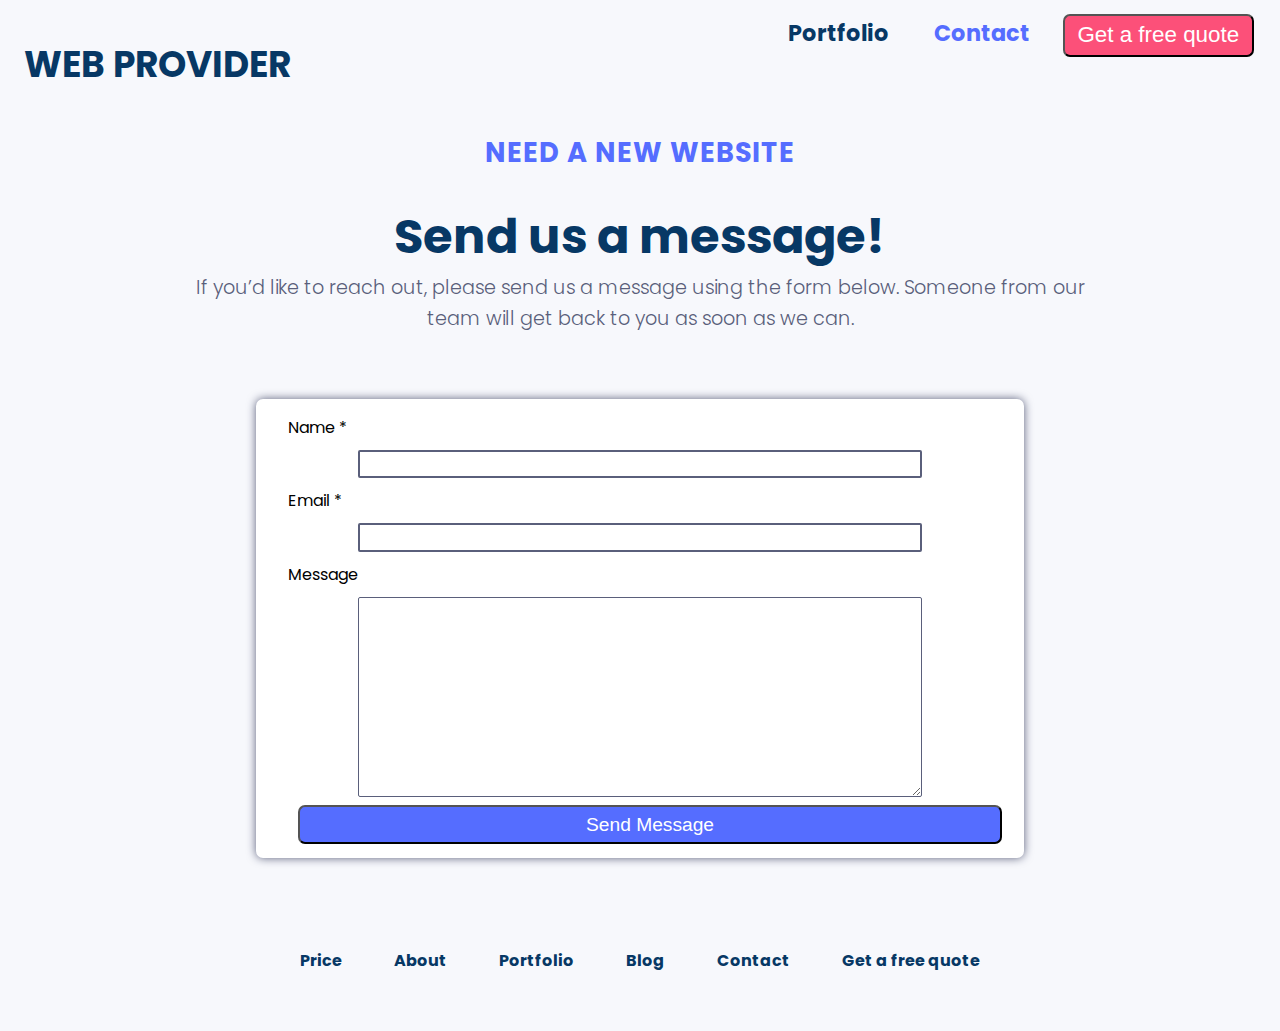
<file: Web provider/contact.html>
<!DOCTYPE html>
<html lang="en">
  <head>
    <meta charset="UTF-8" />
    <meta http-equiv="X-UA-Compatible" content="IE=edge" />
    <meta name="viewport" content="width=device-width, initial-scale=1.0" />
    <title>Web service provider</title>
    <link rel="preconnect" href="https://fonts.gstatic.com" />
    <link
      href="https://fonts.googleapis.com/css2?family=Poppins:ital,wght@0,300;0,400;1,200;1,300&display=swap"
      rel="stylesheet"
    />
    <link rel="preconnect" href="https://fonts.gstatic.com" />
    <link
      href="https://fonts.googleapis.com/css2?family=Poppins:wght@500&display=swap"
      rel="stylesheet"
    />
    <link rel="stylesheet" href="style.css" />
    <link rel="stylesheet" type="text/css" href="phone.css">
  </head>
  <body>
    <nav>
      <div class="logo">
        <a href="index.html"
          ><h2>Web<strong> Provider</strong></h2></a
        >
      </div>
      <ul class="nav-links">
        <li><a href="portfolio.html">Portfolio</a></li>
        <li><a href="#" class="active">Contact</a></li>
        <button class="btn btn-primary">Get a free quote</button>
      </ul>
    </nav>
    <div class="contact-info">
      <h2>Need a new website</h2>
      <h1>Send us a message!</h1>
      <p>
        If you’d like to reach out, please send us a message using the form
        below. Someone from our team will get back to you as soon as we can.
      </p>
    </div>
    <form action="#">
      <div>
        <label for="Name">Name *</label>
        <input type="text" name="Name" id="myName" />
        <label for="email">Email *</label>
        <input type="email" name="email" id="emailInput" />
      </div>
      <label for="Message">Message</label>
      <textarea name="" id="" ></textarea>
      <button class="btn btn-secondary">Send Message</button>
    </form>
    <footer>
      <ul>
        <li><a href="#">Price</a></li>
        <li><a href="#">About</a></li>
        <li><a href="#">Portfolio</a></li>
        <li><a href="#">Blog</a></li>
        <li><a href="#">Contact</a></li>
        <li><a href="#">Get a free quote</a></li>
      </ul>
    </footer>
  </body>
</html>
</file>
<file: amazonPrime-clone/style.css>
*{
    margin:0;
    padding:0;
    box-sizing: border-box;
}
body{
    font-family: 'Roboto', sans-serif;
    overflow-x:hidden;
}
a{
    
    text-decoration: none;
}
nav{
    display:flex;
    justify-content: space-between;
    width:100vw;
    background-color: #001220;
    color:white;
    height:70px;
    position:fixed;
    top:0;
    left:0;
    z-index:5;
}

.logo img {
   padding:20px;
}
nav ul {
    list-style-type: none;
    display: flex;
    align-items: center;
    height:100%;
    margin-right:30px;
}
li {
    padding:0 10px;
    font-size:1.2rem;
}
li i {
    padding:0 3px;
}
li a{
    color:#c9c9c9;
}
.first-background{
    width:100vw;
    height:70vh;
    background:url('images/bg1.jpg')no-repeat center center/cover;
    margin-top: 70px;
}
.left {
   margin-right:auto; 
}
.right-text{
    margin-left:auto;
}
.wrapper {
    padding:8rem 30px;
    color:white;
    width:40vw;
    height:100%;
    background:linear-gradient(left white  right black);
    
}
.wrapper h1{
    font-size:3rem;
    font-weight: bold;
    padding:10px 0;
    position:relative;
    z-index:3;
}
.wrapper p{
    font-weight: 100;
    font-size: 1.4rem;
    padding:10px 0;
    position:relative;
    z-index:3;
}
.btn {
    padding:0.8rem 3.8rem;
    font-weight: lighter;
    font-size: 1.6rem;
    background-color:#0f79af;
    color:white;
    margin:10px 0;
    border:none;
    border-radius: 5px;
    position:relative;
    z-index:3;

}
.second-background {
    position:relative;
    width:100%;
    height:70vh;
    background:url('images/bg2.jpg')no-repeat center center/cover;  
}
.second-background::before{
    content: '';
    position:absolute;
    top:0;
    right:0;
    width:60vw;
    height:100%;
    background:linear-gradient(to right,transparent,black);
}
.third-background {
    width:100vw;
    height:70vh;
    background:url('images/bg3.jpg')no-repeat center center/cover;
}
.lead {
    font-size:1rem !important;
    font-weight: 300;
    padding-top:15px;
}
.fourth-background{
    position:relative;
    width:100%;
    height:70vh;
    background:url('images/bg4.jpg')no-repeat center center/cover;  
}
.fourth-background .wrapper {
    width:50vw;
}
.gallery {
    display: grid;
    grid-template-columns: repeat(auto-fill,minmax(400px,1fr));
    grid-gap:1em;
    width:96%;
    margin:20px auto;
}
.card {
    text-align: center;
}
.card h1{
    font-size:2rem;
    font-weight: 500;
}
.card p{
    font-size:1.2rem;
    padding:5px 10px;
}
.fifth-background{
    width:100vw;
    height:70vh;
    background:url('images/bg5.jpg')no-repeat center center/cover;
}
footer {
    width:100vw;
    height:auto;
    padding-top:20px;
    padding-bottom: 2rem;
    text-align: center;
    background: #222222;
    display: flex;
    flex-direction: column;
    justify-content: center;
    align-items: center;
}
footer div a{
    color:#1f7099;
    font-size:1rem;
    font-weight: 200;
    padding:10px;
    padding-top:0;
}
footer div {
    display: flex;
    text-align: center;
    padding-top:5px;
}
footer p{
    color:#c9c9c9;
}
</file>
<file: amazonPrime-clone/phone.css>
@media (max-width:1150px) {
    .wrapper h1{
        font-size:2rem;
    }
    .wrapper p{
        font-size:1.2rem;
    }
    .btn{
        padding: 0.4rem 0.8rem;
        font-size:1.4rem;
    }
}
@media (max-width:800px) {
    footer div{
        display: flex;
        flex-wrap: wrap;
        text-align: center;
        width:60vw;
        margin:0 auto;
    }
}
@media (max-width:700px) {
    .first-background,
    .second-background,
    .third-background,
    .fourth-background,
    .fifth-background {
        height:max-content;
        background:#333;
        color:white;
    }
    .wrapper{
        background:#333;
        color:white;
        width:100vw !important;
    }
    .gallery {
        width:100%;
        padding:0;
        grid-gap:0;
        height:max-content;
    }
    .card {
        height:max-content;
    }
    .card p{
        padding:5px 0;
    }
}
</file>
<file: Anime-app/style.css>
*{
    margin:0;
    padding:0;
    box-sizing:border-box;
    outline:none;
}
body{
    background-color:#333;
    font-family: 'Roboto', sans-serif;
    color:#fff;
   
}
nav {
    display: flex;
    height:70px;
    align-content: center;
    justify-content: space-between;
}
.logo {
    font-size:3rem;
    font-weight: bolder;
    letter-spacing: 1px;
    padding:0 10px;
    z-index:3;
}
.nav_links{
    display: flex;
    justify-content: space-between;
    list-style: none;
    align-content: center;
    padding-top:20px;
    transition:all .5s ease;
}
.nav_links li {
    cursor:pointer;
    margin:0 20px;
    color:white;
    font-size:1.2rem;
    font-weight: 300;
    position:relative;
    transition:all .5s ease;
}
li:hover{
    color:aliceblue;
    transform: scale(0.9);
}
nav input {
    padding:0.4rem 2.8rem;
    margin:auto 20px;
    border:none;
    border-radius: 7px;
    font-size:1.3rem;
    height:max-content;
}
section {
    width:90%;
    margin:4rem auto;
    
}
h1{
    padding:10px 0;
    font-size:1.8rem;
    cursor:default;
}
.cards {
    display:grid;
    grid-template-columns: repeat(auto-fit,minmax(300px,1fr));
}
.card {
    width:300px;
    height:max-content;
    margin:10px;
    padding:10px 5px;
}
.card img {
    transition: all .5s ease;
    display:flex;
    justify-content: center;
    border-radius: 4px;
}
.card:hover img {
    transform: scale(1.1);
    transform: translateY(-10px);
}
.info h1{
    font-size:1.2rem;
    font-weight: bolder;
    padding:5px 10px;
    
}
form {
    margin:20px 5px;
}
nav i {
    font-size:2.5rem;
    padding:10px;
    cursor:pointer;
    transition:all .5s ease;
    display: none !important;
    z-index: 3;
    position:absolute;
    top:0;
    right:0;
}
nav i:focus{
    transform: scale(0.9);
}
.dark {
    color:#333 !important;
}
@media (max-width:1400px){
    .logo{
        font-size:1.6rem;
        padding:15px;
    }
}
@media (max-width:1133px){
    nav i {
        display: block !important;
    }
    .nav_links{
        display:flex;
        flex-direction: column;
        width:100%;
        background-color:white;
        height:max-content;
        position:absolute;
        top:0;
        left:0;
        text-align: center;
        z-index:2;
        transform :translateY(-100%);
    }
    .nav_links li {
        color:#333 !important;
        padding:1em 0;
        font-weight: bold;

    }
    .active {
       transform :translateY(0%);
    }
   
}
@media (max-width:700px) {
    nav {
        display: flex;
        flex-direction: column;
    }
}
@media (max-width:400px) {
    
}
</file>
<file: Portfolio website/style.css>
*{
    margin:0;
    padding:0;
    box-sizing: border-box;
}
html{
    scroll-behavior: smooth;
}
body{
    background-color: aliceblue;
    font-family: 'Noto Sans JP', sans-serif;
    
}
header{
    background:linear-gradient(45deg,rgb(0, 217, 255),rgb(247, 0, 255));
    color:white;
    height:70vh;
}
nav {
    width:80%;
    margin:auto;
}
a {
    text-decoration: none;
    color:white;
}
.heading_primary{
    font-size:3rem;
   padding:10px 0;
}
.center{
    text-align: center;
    color:#333;
}
.logo{
    font-size:2rem;
    letter-spacing: 1px;
    font-weight: bolder;
    padding:0.5em 0;
    text-align: center;
}
.wrapper{
    display: flex;
    justify-content: space-between;
    width:95%;
    margin:auto;
    height:max-content;
}
.wrapper_info{
    margin-top:1em;
    margin-bottom: 1em;
}
.lead {
    font-size:1.2rem;
    font-weight: 100;
    padding-bottom: 1em;
}
.btn {
    padding:0.4rem 0.8rem;
    border:none;
    border-radius: 7px;
    font-size: 1.3rem;
    font-weight: 200;
    background-color: transparent;
    border:1px solid aliceblue;
    margin:0 1em;
    margin-bottom: 1em;
}
.btn:active{
    transform: scale(1.1);
}
.btn-primary{
    border:1px solid #333;
    margin:10px auto;
}
.btn-primary a{
    color:#333;
}
.wrapper img{
   width:90%;
   height:auto;
}
.skillset,
.latest-projects{
    display: flex;
   width:80%;
   flex-direction: column;
   text-align: center;
   margin:2em auto;
}
.skillset-cards{
    display: grid;
    grid-template-columns: repeat(auto-fit,minmax(300px,1fr));
    grid-gap:2em;    

}
.skillset-card {
    margin:10px;
    background-color: rebeccapurple;
    color:white;
    padding:1em;
    border-radius: 7px;
    transition: all .5s ease;
}
.skillset p,
.latest-projects p{
    padding:10px 0;
    font-size:1.2rem;

}
.skillset-card i{
    font-size:4rem;
    padding: 10px 0;
}
.skillset-card:hover{
    transform: scale(1.02);
    box-shadow: 1px 13px 40px 13px rgba(102,51,153,0.81);
-webkit-box-shadow: 1px 13px 53px 13px rgba(102,51,153,0.81);
-moz-box-shadow: 1px 13px 53px 13px rgba(102,51,153,0.81);
}
.client-feedback{
    display: flex;
    width:80%;
    margin:5px auto;
}
span {
    font-size:1.2rem;
    font-weight: bold;
}
.client-feedback i{
    font-size:1.3rem;
    color:yellow;
    margin-bottom: 10px;
    padding:5px 0;
}
.projects{
    display: grid;
    grid-template-columns:  repeat(auto-fit,minmax(400px,1fr));
    grid-gap:2em;
    margin:10px;
    padding:1em;
    border-radius: 7px;
    transition: all .5s ease;
}
.project-card img{
    width:100%;
    height:auto;
}
.project-card p{
    font-weight: 1.1rem;
    font-weight: 200;
}
.project-card button{
    margin:10px 20px;
}
.hire-me {
    display: flex;
    justify-content: space-between;
    width:90%;
    margin:2em auto;
}
.hire-wrapper button{
    margin:10px 20px;
}
.contact{
    width:90%;
    margin:2em auto;
    text-align: center;
}

form{
    display: flex;
    flex-direction: column;
    width:40%;
    margin:auto;
}
form input,
textarea{
    margin:15px 0;
    font-size:1rem;
    padding:0.4rem 0.8rem;
}
form label {
    text-align:left;
}
.btn-secondary{
    color:white;
    background:rebeccapurple;
    margin:10px 0;

}
footer{
    width:100%;
    margin-top:2em;
    padding:1em 0;
    background:#333;
    color:white;
}
footer h3{
    text-align: center;
    font-size: 1.9rem;
    font-weight: bold;

}
footer ul {
    display: flex;
    justify-content: space-between;
    width:20%;
}
footer li{
    padding:0 5px;
    list-style: none;
}
footer a i{
    font-size:3rem;
    color:white;
    font-weight: bolder;
    transition:all .5s ease;
}
footer a i:hover{
    color:yellow;
    transform: scale(0.9);
}
</file>
<file: Portfolio website/phone.css>
@media (max-width:1400px){
   
}
@media (max-width:900px){
    .heading_primary,.logo{
        font-size: 1.5rem;
        font-weight: bold;
    }
    header{
        height:max-content;
    }
    .wrapper{
        flex-direction: column-reverse;
    }
   .hire-me{
       flex-direction: column-reverse;
   }
    .wrapper img{
        height:40vh;
    }
   
   
}

@media (max-width:700px) {
   .project-card{
    grid-gap:1em;
    margin:3px;
   }
   .latest-projects {
       width:100%;
   }
   footer h3{
       font-size: 1rem;
   }
   footer a i{
        margin:10px;
        font-size:2rem;
   }
   form{
       width: 80%;
   }
}
@media (max-width:450px) {
   .skillset-cards{
       grid-gap:0.5em;
   }
   .skillset{
       width:95%;
       margin:auto;
   }
   .skillset-card{
       padding:0.5em;
       margin:0 5px;
   }
   .projects{
       margin:0;
       padding:0;
       grid-gap:1em;
   }
   .latest-projects{
       text-align: left;
   }
   .latest-projects p{
       font-size:0.9rem;
       font-weight: 200;
   }
   .project-card img{
       width:95%;
   }
   .info{
       font-size:1rem;
       text-align: left;
   }
   form{
       width:90%;
   }
}
</file>
<file: Travel webiste/style.css>
@import url('https://fonts.googleapis.com/css2?family=Open+Sans:wght@700&family=Roboto:wght@500&display=swap');
@import url('https://fonts.googleapis.com/css2?family=Open+Sans:wght@300&display=swap');

*{
	margin:0;
	padding:0;
	box-sizing: border-box;
}

body{
	font-family: 'Roboto', sans-serif;
}
nav{
	display: flex;
	justify-content: space-between;
	width:90%;
	margin:auto;
}
.heading {
	padding:10px 0;
	color:white;
	font-weight: bold;
	font-size:3rem;
	font-family: 'Open Sans', sans-serif;
}
.nav-links {
	display: flex;
	justify-content: space-between;
	list-style-type: none;
	padding-top:13px;
}
.nav-links a {
	color:white;
	padding:10px 20px;
	text-decoration: none;
	font-size:1.2rem;
	font-weight: 300;
	font-family: 'Open Sans', sans-serif;
}
nav .btn{
	height:min-content;
	width:170px;
}
.btn{
	padding:0.4rem 0.8rem;
	border:none;
	border-radius: 7px;
	font-weight: 300;
	font-family: 'Open Sans', sans-serif;
	cursor: pointer;
	transition: all .5s ease;
}

.btn-transparent {
	background: transparent;
	border:1px solid #fff;
}
header{
	width:100%;
	height:85vh;
	background: url('images/background2.jpg')no-repeat center center/cover;
}
.secondary-heading {
	font-weight: 300;
	font-family: 'Open Sans', sans-serif;
	font-size:2rem;
	color:#fff;
	text-transform: lowercase;
}
input[type='search'] {
	padding:0.4rem 0.8rem;
	font-size: 1.7rem;
	width:40%;
	margin-top:0.5em;
}
.btn-primary{
	background: #f85858;
	color:#fff;
	font-size:1.7rem;
}
.wrapper .btn {
	border-radius: 0;
}
.options {
	margin-top:20px;
}
.btn-white{
	font-size:1.2rem;
}
.wrapper {
	margin-left:7rem;
	margin-top: 1em;
}
section{
	width:90%;
	margin:auto;
	display: flex;
	justify-content: space-between;
	margin-top:-170px;
}
.card i{
	font-weight: bold !important;
	font-size:3.5rem !important;
	color:#f85858 !important;
	margin-top:10px;
	display: flex;
	justify-content: center;
	transition: all .5s ease-in;
	padding-top:5px;
}
.card i:hover{
	transform: translateY(-10px);
}
.card .heading{
	font-weight: 300;
	font-family: 'Open Sans', sans-serif;
	font-size:1.4rem;
	text-align: center;
	color:#333;
}
.card .lead{
	font-weight: 300;
	font-family: 'Open Sans', sans-serif;
	font-size:1rem;
	text-align: center;
	color:#333;
}
.card {
	background: #fff;
	margin:0 1em;
	height:max-content;
	padding-bottom: 2em;
	box-shadow: 0 0 20px #333;
	text-align: center;
}
.btn-secondary{
	background: #f85858;
	color:white;
	margin-top:10px;
	font-size:1.2rem;
}
.btn:hover{
	transform: scale(.9);
}
</file>
<file: web hosting/style.css>
*{
    margin:0;
    padding:0;
    box-sizing: border-box;
    outline:none;
}
body{
    font-family: 'Noto Sans JP', sans-serif;
    overflow-x:hidden;
}
a{
    color:white;
    text-decoration: none;
}
header{
    background-color:#2d0a31;
    height:max-content;
    width:100vw;
}
nav {
    display: flex;
    background-color:transparent;
    width:100vw;
    height:70px;
    align-items: center;
    justify-content: space-between;
    z-index:2;
    position:relative;
}
.logo {
    font-size:2rem;
    text-transform: uppercase;
    letter-spacing: 1px;
    color:white;
    font-weight: bolder;
}
.nav_links {
    display: flex;
    justify-content: space-between;
    margin:0 20px;
    list-style: none;
    transition:all .5s ease;
}
.active{
    transform: translateY(0px) !important;
}
nav i {
    position:absolute;
    top:10px;
    right:10px;
    font-size:3rem;
    color:#966fef;
    padding:5px 10px;
    cursor: pointer;
    display: none;
    opacity: 0;

}
.nav_links a{
    margin:0 20px;
}
.nav_links .btn-transparent{
    font-size:1.1rem;
}
.btn {
    padding:0.4rem 0.9rem;
    border:none;
    border-radius: 9px;
    font-size:1rem;
    text-transform: uppercase;
    font-weight: 100;
    letter-spacing: .5px;
    cursor:pointer;
    transition: all .5s ease;
}
.btn:active {
    transform: scale(.9);
}
.nav_links .btn {
    margin:0 10px;
    margin-top:-5px;
}
.btn-primary {
    background:linear-gradient(#ca6eff,#b772ff);
    color:white;
}
.wrapper{
    width:100vw;
    display: flex;
    color:white;
    margin-top:1rem;
    justify-content: space-between;
}
.info_wrapper {
    padding-left:10rem;
    width:40%;
    padding-top:10rem;
}
.info_wrapper p{
    color:#966fef;
    font-size:1rem;
    font-weight: 100;
}
.heading_primary {
    font-size:4rem;
    font-weight: bolder;
    padding:10px 0;
}
.lead {
    color:#938faf;
    padding:20px 0;
}
.top-left-shape{
    position:absolute;
    top:-20px;
    left:-20px;
    z-index:2;
}
.wrapper img {
    padding-right:2rem;
}
.btn-transparent {
    background:transparent;
    border:2px solid white;
    color:aliceblue;
    font-size:1.3rem;
}
.search-section {
    display: flex;
    margin:2rem 0;
    color:white;
    padding-bottom: 5rem;
}
.search-info{
    padding-left:10rem;
    padding-top:2rem;
    width:40%;
}
.heading_secondary {
    font-size:2rem;
    font-weight: 300;
}
.search-area {
    width:60%;
    padding:2rem 3rem;
}
.search-area input {
    padding:0.4rem 1rem;
    font-size:1.6rem;
    font-weight: 100;
    color:#938faf;
    border:none;
    border-radius: 17px;
    width:80%;
    margin:10px auto;
}
.info{
    display: flex;
}
span {
    color:yellow;
    padding:0 10px;
    font-size:1.2rem;
}
.small-text {
    font-size:1.2rem;
    margin-right:2em;
}
span:nth-child(2){
    color:green;
}
span:nth-child(3){
    color:orange;
}
span:nth-child(4){
    color:#333;
}
.amazing-gallery{
    padding:4rem 2rem;
    color:white;
}
.amazing-gallery h1 {
    text-align: center;
    font-size:3rem;
    font-weight: bolder;
}
.gallery{
    display: grid;
    grid-template-columns: repeat(auto-fill,minmax(400px,1fr));
    grid-gap:2em;
    width:100%;
    height:max-content;
}
.amazing-card {
    width:400px;
    height:auto;
    text-align: center;
    margin-top:4rem;
}
.amazing-card img {
    margin:10px auto;
}
.amazing-card h1{
    font-size:1.5rem;
    font-weight: bold;
    padding:10px 0;
}
.amazing-card p{
    font-size:1.2rem;
    font-weight: 100;
    padding:5px 0;
}
.plans{
    padding:4rem 0;
    text-align: center;
    color:white;
}
.plans h1{
    font-size:3rem;
    font-weight: bolder;
    padding:20px 0;
}
.plans p{
    width:70%;
    margin:10px auto;
}
.plan-cards {
    display: grid;
    grid-template-columns: repeat(auto-fit,minmax(400px,1fr));
    padding:0 2em;
    padding-top:4rem;
}
.plan-card {
    text-align: center;
    background-color:white;
    width:400px;
    padding:10px 0; 
    padding-top:2rem;
    color:#2d0a31;
    border-radius: 4px;
    box-shadow:0 0 10px rgba(0,0,0,0.7);
}
.plan-card h1{
    font-size: 1.5rem;
    padding:10px 0;
}
.plan-card span{
    color:#2d0a31;
    font-size: 1.5rem;
}
.plan-card strong{
    font-size:1.2rem;
}
.feature-card button{
    color:transparent;
    border:2px solid #2d0a31;
    color:#2d0a31;
    margin-bottom: 2em;
    margin-top:1em;
}
.feature-card button:hover{
    color:white;
    border:2px solid #fff;
    background:#2d0a31;
}
section {
    display: flex;
    justify-content: space-between;
    color:#2d0a31;
}
.container {
    width:90%;
    margin:2em auto;  
}
section img{
    width:30%;
    height:auto;
    margin-top:2rem;
}
.about_info {
    width:60%;
    padding:1em 4em;
    padding-top:2rem;
}
.about_info h1{
    font-size:4rem;
    font-weight: bolder;
    padding:10px 0;
}

.about_info p{
    font-size:1.5rem;
    font-weight: 100;
    line-height: 1.2;
    padding:10px 0;
}
.about_info li {
    list-style-type: none;
    padding:5px 0;
    font-size:1.2rem;
    font-weight: 500;
    padding-left:5px;
}
.reverse {
    display: flex;
    justify-content: space-between;
    flex-direction: column-reverse;
}
.reverse .about_info {
    width:50%;
}
.faqs {
    width:90%;
    margin:2em auto;
    margin-bottom: 0;
    padding-bottom: 2em;
    display: grid;
    grid-template-columns: repeat(auto-fit,minmax(600px,1fr));
    grid-gap:2em;
}
.second {
    text-align:center;
    color:white;
}
.second h1{
    font-size:4rem;
    padding:20px 0;
}
.second p{
    width:60%;
    margin:10px auto;
    color:#938faf;
}
header .btn-transparent {
    font-size:1.5rem;
    margin:20px 0;
}
footer{
    padding:2em 4em;
    background:#2d0a31;
    text-align: center;
    width:100vw;
    height:max-content;
    color:white;
    position: relative;
}
footer li {
    list-style: none;
}
.footer_primary {
    display: flex;
    /* justify-content: space-around; */

}
.footer_form {
    display: flex;
    flex-direction: column;
    width:26%;
    text-align: center;
    padding-left:4rem;
}
.footer_form img{
    width:80%;
    padding:10px 0;
}
.footer_form p{
    padding:10px 0;
    color:#938faf;   
}
.footer_form input{
    padding:0.4rem 0.8rem;
    font-size:1.1rem;
    margin:5px 0;
    border:none;
    border-radius: 5px;
    background:transparent;
    border:1px solid #938faf;
    color:white;
}
.footer_form button {
    background:linear-gradient(#ca6eff,#b772ff);
    color:white;
    margin:10px 0;
}
.footer_form ul {
    display: flex;
    justify-content: space-around;
}
.footer_form li {
    font-size:1.4rem;
    border:1px solid #fff;
    border-radius: 50%;
    padding:0.4rem 0.8rem;
    margin:5px 0;
    transition: all .5s ease;
}
.footer_form li:hover {
    background:linear-gradient(#ca6eff,#b772ff);
    transform: scale(0.9);
}
.footer_real {
    display: flex;
    width:73%;
   padding-left:15rem;
   margin-top:2em;

}
.footer_heading{
    font-size:1.4rem;
    font-weight: bold;
    margin:10px 0;
}
.footer_real ul{
    margin:0 auto;
}
.footer_real ul li {
    margin:9px 0;
}
.footer_secondary h4{
    color:#938faf;
    text-align: center;
    margin:2em 0;
    margin-bottom: 5px;
}
</file>
<file: web hosting/phone.css>
@media (max-width:1400px) {
   nav{
       display: flex;
       flex-direction: column;

   }
   nav i {
       display: block;
       opacity: 1;
   }
   .nav_links{
       display: flex;
       flex-direction: column;
       width:100%;
       background-color: white;
       text-align: center;
       transform: translateY(-400px);
   }
   .nav_links li{
    margin:10px auto;
   }
   .nav_links a{
    color:#333;
   }
   .nav_links .btn-transparent{
       color:#333;
       border:2px solid #333;
       width:max-content;
       margin:10px auto;
   }
   .wrapper img{
       display: none;
   }
   .info_wrapper{
       width:100%;
       padding:0 4rem;
   }
   .search-section,section,.footer_primary {
       display: flex;
       flex-direction: column;
   }
   .search-info,.about_info,.footer_real{
       width:100%;
   }
   .search-area{
       text-align: center;
       width:100%;
       padding:0;
   }
   .info{
        display: flex;
        justify-content: center;
   }
   .plan-card{
       margin-top:20px;
   }
   section img{
       margin:2em auto;
        width:50%;
   }
  .footer_real {
      padding:2em;
      text-align: center;
  }
  .footer_form{
      width:90%;
      padding-left:0;
      margin:20px auto;
  }
  .footer_form img{
      width:40%;
      margin:auto;
  }
}
@media (max-width:700px){
    .footer_form{
        width:100%;
        text-align:center;
        padding:0 30px;
       
    }
    .plan-card,.amazing-card{
        margin:20px auto;
    }
    .search-info{
        text-align: center;
        margin:0;
        padding-left:0;
    }
}
@media (max-width:600px) {
    .footer_real {
        padding:0;
        display: flex;
        flex-wrap: wrap;
    }
    .footer_real ul{
        margin:0 20px;
    }
    footer{
        padding:0;
    }
    .faqs,.gallery,.plan-cards{
        width:100%;
        display: grid;
        grid-template-columns: 1fr;
        padding:0 5px;
    }
    .second p{
        padding:10px;
        width: 100%;
    }
    .heading_primary,h1{
        font-size:1.6rem !important;
    }
    p{
        font-size:1.2rem !important;
    }
    nav img {
        margin-right: auto;
        margin-left:3px;
    }
    
}
@media (max-width:470px){
    .info{
        display: none;
    }
    .plan-cards,.amazing-gallery{
        padding:0;
    }
    .plan-card{
        width:80%;
        margin:10px auto;
    }
    .feature-card p{
        padding:0 5px !important;
    }
    .info_wrapper {
        padding-left:20px;
    }
    .amazing-card {
        width:90%;
        margin:10px auto;
    }
     .btn-transparent {
        font-size:1.2rem !important;
    }
    nav i {
        font-size:1.5rem;
        padding:0;
    }
    .footer_real{
        margin:auto;
        text-align: center;
        justify-content: center;
    }
}
@media (max-width:370px) {
    .amazing-card{
        width:80%;
        margin:auto;
    }
    .heading_primary,h1{
        font-size:1.5rem !important;
    }
    p{
        font-size:1rem !important;
    }
    nav img{
       position: absolute;
       top:10px;
       left:10px;
    }
    .about_info {
        padding:1em 0;
    }
    
}
</file>
<file: Web provider/style.css>
*{
    margin:0;
    padding:0;
    box-sizing: border-box;
    outline:none;
}
:root{
    --bg-primary:#073865;
    --bg-secondary:#2241ff;
    --bg-light-primary:#556DFF;
    --bg-button-primary:#FC5079;
}
body{
    background:#f7f8fc;
    font-family: 'Poppins', sans-serif;
}
nav i {
    width:50px;
    height:50px;
    background: var(--bg-primary);
    margin-left:auto;
    margin-top:10px;
    margin-right:10px;
    display: none;
}
.show{
   display: block !important;
}

nav {
    display:flex;
    justify-content: space-between;
    width:100%;
    height:100px;
    color:var(--bg-primary);
}
.logo{
    font-size:1.5rem;
    letter-spacing: 1px;
    text-transform: uppercase;
    margin:0.1em 2em;
}
strong{
    font-weight: bold;
}

nav ul{
    display: flex;
    margin:1em;
    list-style-type: none;
}
a{
    color:var(--bg-primary);
    text-decoration: none;
}
li{
    padding:0 1em;
    font-weight: bold;
    font-size:1.4rem;
}
.btn {
    height:max-content;
    margin:-2px 10px;
    border-radius: 7px;  
    cursor: pointer;
    font-size:1.4rem;
    padding:0.4rem 0.8rem;
    transition:all .5s ease;
}
.btn:hover{
    transform:scale(.9);
}
.btn-primary{
    color:white;
    background:var(--bg-button-primary);
}
header{
    width:100%;
    height:70vh;
    display: flex;
    justify-content: space-between;
}
.Info-header {
    padding-top:4.7rem;
    padding-left:3rem;
}
.Info-header h2{
    font-size:3rem;
    padding:0em 1.5em;
    font-weight: 900;
    color:var(--bg-primary);
}
.Info-header h4{
    font-size:1.2rem;
    padding-left:4em;
    color:var(--bg-secondary);
    font-weight: bold;
}
.lead {
   color: #5a5f7b;
   font-size: 1.2rem;
   font-weight:300;
   padding:1em 3.5em;
}
.buttons{
    padding:1em 3.5em;
}
.btn a {
    color:white;
}
.btn-secondary{
    background-color:var(--bg-light-primary);
    color:white;
    font-size:1.2rem;
    padding:0.4rem 1.7rem;
    font-weight: 300;
}
.btn-transparent a{
    color:var(--bg-light-primary)!important
}
.btn-transparent{
    border:2px solid var(--bg-light-primary) ;
    background-color: white;
    font-size:1.2rem;
    padding:0.4rem 1.7rem;
    font-weight: 300;
}
section {
    width:100%;
    height:70vh;
    display: flex;
    justify-content: space-between;
}
img{
    padding-top:2rem;
}
span{
    color:var(--bg-secondary);
}
.wrapper{
    width:60%;
}
.heading{
    font-size:2.5rem;
    font-weight: bolder;
    width:50%;
    padding-left:2rem;
    color: var(--bg-primary);
}
.all-cards {
    display: flex;
    justify-content: space-between;
}
.card {
    padding:1em;
}
.secondary-heading{
    color:var(--bg-primary);
    font-weight: bolder;
}
.card .lead {
    padding-left:0;
}
.container {
    width:80%;
    margin:4em auto;
    display: flex;
    justify-content: space-between;
}
.container img{
    width:150px;
    height:150px;
    object-fit: contain;
}
.about {
    display: flex;
    justify-content: space-evenly;
    margin:0em 0;
    width:100%;
    margin-top:14em;
    margin-bottom: 6rem;
    height:70vh;
}
.info {
    padding:3rem;
    padding-left:6rem;
    padding-top:7rem;
    width:60%;
}
.info h3{
    padding-bottom: 1em;
    font-size:2rem;
    color:var(--bg-secondary);
}
.info h2{
    color:var(--bg-primary);
}
.info .lead {
    padding-left:0;
}
.feedback {
    margin-bottom: 2rem;
}
.feedback h1{
    color:var(--bg-primary);
    font-size:3rem;
    font-weight: bolder;
    text-align: center;
    line-height: 1.6;
}
.feedback h3{
    color:var(--bg-light-primary);
    font-size:1.5rem;
    text-align: center;
}
.feedback-cards{
    width:90%;
    margin:0rem auto;
    display: flex;
    justify-content: space-between;
    height: 60vh;
    
}
.feedback-card{
    display: flex;
    flex-direction: column;
    justify-content: space-between;
    align-items: center;
    width:30%;
    margin:0 2em;
    height:446px;
    border-radius: 10px;
}
.feedback-card img{
    width:200px;
    height:auto;
    vertical-align: middle;
}
.feedback-card p{
    color:#5a5f7b;
    padding:1em 4em;
}

footer{
    text-align:center;
    height:max-content;
    padding:2rem 0;
    
}
footer h2{
    font-size:2rem;
    font-weight: 500;
    color:var(--bg-primary);
    margin-bottom: 3rem;
}
footer button {
   margin-top:0;
   margin-bottom: 3rem;
}
footer ul {
    display: flex;
    list-style-type: none;
    margin:1em;
    justify-content: center;
}
footer li {
    margin:10px;
    font-size:1rem;
}
.portfolio_div {
    width:100%;
    text-align: center;
}
.portfolio_div h3{
    color:var(--bg-light-primary);
    font-size:1.5rem;
}
.portfolio_div h1{
    color:var(--bg-primary);
    font-size:3rem;
    text-transform: uppercase;
    margin:20px 0;
}
.portfolios {
  display: grid;
  grid-template-columns: 1fr 1fr;
width:100%;
}
.portfolio {
    margin-right:1em;
    text-align: center;
    transition: all .5s ease;
}
.portfolio img{
  width:80%;
  height:auto;
  vertical-align: middle;
}
.portfolio h2{
    color: var(--bg-primary);
    font-weight: bolder;
    font-size:2rem;   
}
.portfolio p{
    color:#5a5f7b;
    font-size:1.1rem;
    line-height: 1.5;
    font-weight: 300;
    text-align: left;
    padding:1em 3em;
}
.btn-secondary:hover{
    background-color: var(--bg-primary);
}
.portfolio:hover{
    transform: translateY(-40px);
}
.active {
    color:var(--bg-light-primary);
}
.contact-info {
    text-align:center;
    padding:2rem 0;
}
.contact-info h2{
    color:var(--bg-light-primary);
    font-size:1.7rem;
    letter-spacing: 1px;
    text-transform: uppercase;
    margin-bottom: 1em;
}
.contact-info h1{
    color:var(--bg-primary);
    font-size:3rem;
    font-weight: bolder;
}
.contact-info p {
    color:#5a5f7b;
    font-size:1.2rem;
    font-weight: 300;
    line-height: 1.6;
    width:70%;
    text-align: center;
    margin:0 auto;
}

form{
    width:60%;
    margin:2rem auto;
    padding:1rem 2rem;
    background-color:white;
    border-radius: 7px;
    box-shadow: 0 0  10px #5a5f7b;
}
form div {
    display: flex;
    justify-content: space-between;
}
form input[type='text'],
form input[type = 'email'] {
    border-radius: 2px;
    border:2px solid #5a5f7b;
    padding:0.4rem 0.8rem;
    font-size:0.7rem;
    width:40%;
}
textarea{
    display: flex;
    align-items: center;
    justify-content: center;
    margin:1em;
    border:1px solid #5a5f7b;
    border-radius: 2px;
}
form button{
    width:100%;
    margin:20px 1em;
    text-align: center;
}
</file>
<file: Web provider/phone.css>
textarea {
	width:80%;
	height:200px;
	margin:10px auto;
}
@media (max-width:1400px) {
	form div {
		display:flex;
		flex-direction: column;
	}
	form input[type='text'],
form input[type = 'email']{
	width:80%;
	margin:10px auto;
}
	.Info-header {
		padding-left:0rem;
	}
	.Info-header h2{
		padding:0 1.5rem;
		font-size:2.5rem;
	}
	.Info-header h4{
		padding-left: 1em;
	}
	.Info-header .lead{
		padding:1em 1.5em;
	}
	.buttons{
		padding:1em .5em;
	}
	.logo,.logo a{
		margin:0.1em 1em;
		letter-spacing: 0;
	}
	.container{
		width:100%;
	}
	.heading{
		font-size:2.4rem;
		padding-left:0;
		width:100%;
	}
	.lead{
		padding:0 0.5em;
		font-size:1rem;
	}
	.about .btn{
		margin:1em 0;
	}
	.about{
		margin-top:2em;
	}
	.feedback-cards{
		width:100%;
	}
	.feedback-card p{
		padding:1em 2em;
	}
}

@media (max-width: 1105px) {
	nav{
		position:relative;
		z-index:3;
	}
	header{
		flex-direction: column-reverse;
		margin-top:12rem;
	}
	.container{
		display:flex;
		flex-wrap: wrap;
		height: auto;
	}
	.container img{
		margin:1em;
	}
	section img {
		display: none;
	}
	.wrapper {
		width:100%;
		text-align: center;
	}
	nav ul a{
		color:#333;
	}
	section {
		height:max-content;
		margin-bottom: 2em;
	}
}
@media (max-width: 900px){
	nav button {
		display: none;
	}
	.info {
		padding-left:1em;
	}
	
	.feedback-card{
		margin:0;
		text-align: center;
	}

}
@media (max-width:789px){
	.contact-info h1{
		font-size:2rem;
	}
	.contact-info p{
		width:80%;
		font-size:1.3rem;
	}
	.feedback-cards{
		display: flex;
		flex-direction: column;
		height: auto;
	}
	.feedback-card {
		display: flex;
		flex-direction: row;
		width:100%;
		justify-content: space-between;
		height:max-content;
		margin:1em;
	}
	.feedback h1{
		font-size:2rem;
	}
	footer ul {
		display: flex;
		flex-wrap: wrap;
	}

	.feedback-card div{
		width:max-content;
		
	}
	.about {
		display: flex;
		flex-direction: column;
		justify-content: center;
		width:100%;
		height:max-content;
		text-align: center;

	}
	form{
		width:80%;
	}
	.about img{
		width:400px;
		vertical-align: middle;
		height: auto;
		margin:0 auto;
	}
	.info{
		padding-top:1rem;
		width:100%;
	}
	.portfolio_div h1{
		font-size: 2rem;
	}
	.portfolio h2{
		font-size:1.5rem;
	}
	.portfolio p{
		text-align:inherit;
		padding:1em;
	}
}

@media (max-width: 578px) {
	form{
		width:95%;
		padding:1em;
	}
	.logo a {
		font-size:1.3rem;
	}
	.portfolio_div {
		margin:2em 0;
	}
	.portfolios {
		display: flex;
		flex-direction: column;
	}
	.all-cards {
		display: flex;
		flex-direction: column;
		justify-content: center;
	}
	
}
@media (max-width:500px) {
	form{
		box-shadow: none;
	}
	.feedback-card {
		display: flex;
		flex-direction: column;
	}
	.feedback-card div {
		width:100%;
	}
	nav{
		display: flex;
		flex-direction: column;
	}
	.logo {
		text-align: center;
		margin:0;
		padding: 0;
	}
	nav ul{
		display: flex;
		flex-direction: column;
		width:100%;
		text-align: center;
		margin-top:0;
		padding-top:10px;

	}
	nav li{
		padding:10px 0;
		border-bottom: 2px solid #333;
	}
	nav li:first-child{
		border-top: 2px solid #333;
	}
	
	nav{
		height: max-content;
	}
	nav i{
		display: block;
	}

}
@media  (max-width:350px) {
	.container img {
		margin:10px auto;
	}
}
</file>
